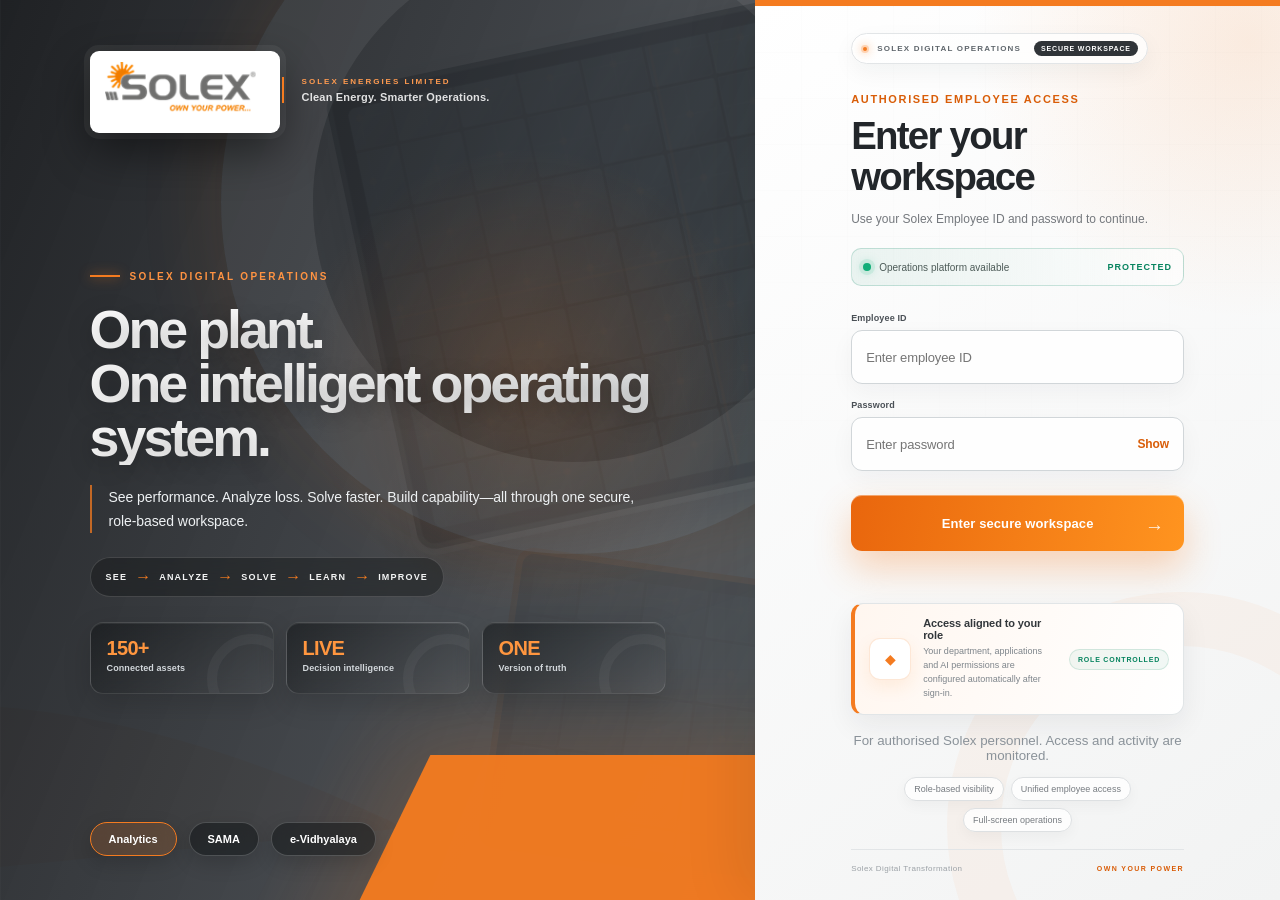
<file: index.html>
<!doctype html>
<html lang="en">
<head>
  <meta charset="UTF-8">
  <meta name="viewport" content="width=device-width, initial-scale=1.0">
  <meta name="theme-color" content="#22262a">
  <title>Solex Digital Operations Portal</title>
  <link rel="stylesheet" href="assets/portal.css">
  <link rel="stylesheet" href="assets/orange-grey.css">
  <link rel="stylesheet" href="assets/premium.css?v=14">
</head>
<body class="login-page">
  <main class="login-shell">
    <section class="login-brand">
      <img src="assets/solex-logo.png" alt="Solex Energies">
      <div class="brand-corner"><span>SOLEX ENERGIES LIMITED</span><b>Clean Energy. Smarter Operations.</b></div>
      <div class="brand-copy">
        <span>SOLEX DIGITAL OPERATIONS</span>
        <h1>One plant.<br>One intelligent operating system.</h1>
        <p>See performance. Analyze loss. Solve faster. Build capability—all through one secure, role-based workspace.</p>
        <div class="brand-flow"><b>SEE</b><i>→</i><b>ANALYZE</b><i>→</i><b>SOLVE</b><i>→</i><b>LEARN</b><i>→</i><b>IMPROVE</b></div>
        <div class="brand-stats">
          <div><strong>150+</strong><small>Connected assets</small></div>
          <div><strong>LIVE</strong><small>Decision intelligence</small></div>
          <div><strong>ONE</strong><small>Version of truth</small></div>
        </div>
      </div>
      <div class="brand-pills"><b>Analytics</b><b>SAMA</b><b>e‑Vidhyalaya</b></div>
    </section>

    <section class="login-panel">
      <div class="mobile-logo"><img src="assets/solex-logo.png" alt="Solex Energies"></div>
      <div class="login-suite-mark"><i></i><span>SOLEX DIGITAL OPERATIONS</span><b>SECURE WORKSPACE</b></div>
      <p class="eyebrow">AUTHORISED EMPLOYEE ACCESS</p>
      <h2>Enter your workspace</h2>
      <p class="muted">Use your Solex Employee ID and password to continue.</p>
      <div class="login-online"><i></i><span>Operations platform available</span><b>PROTECTED</b></div>
      <form id="loginForm" autocomplete="on">
        <label for="employeeId">Employee ID</label>
        <input id="employeeId" name="employeeId" placeholder="Enter employee ID" autocomplete="username" required>
        <label for="password">Password</label>
        <div class="password-wrap">
          <input id="password" name="password" type="password" placeholder="Enter password" autocomplete="current-password" required>
          <button type="button" id="togglePassword" aria-label="Show password">Show</button>
        </div>
        <button class="primary-btn" type="submit">Enter secure workspace</button>
        <p id="loginMessage" class="form-message" role="alert"></p>
      </form>
      <div class="access-assurance">
        <span class="assurance-icon" aria-hidden="true">◆</span>
        <div><b>Access aligned to your role</b><small>Your department, applications and AI permissions are configured automatically after sign-in.</small></div>
        <em>ROLE CONTROLLED</em>
      </div>
      <small class="security-note">For authorised Solex personnel. Access and activity are monitored.</small>
      <div class="login-features"><span>Role-based visibility</span><span>Unified employee access</span><span>Full-screen operations</span></div>
      <div class="login-signature"><span>Solex Digital Transformation</span><b>OWN YOUR POWER</b></div>
    </section>
  </main>
  <script src="assets/config.js"></script>
  <script src="assets/auth.js"></script>
</body>
</html>
</file>
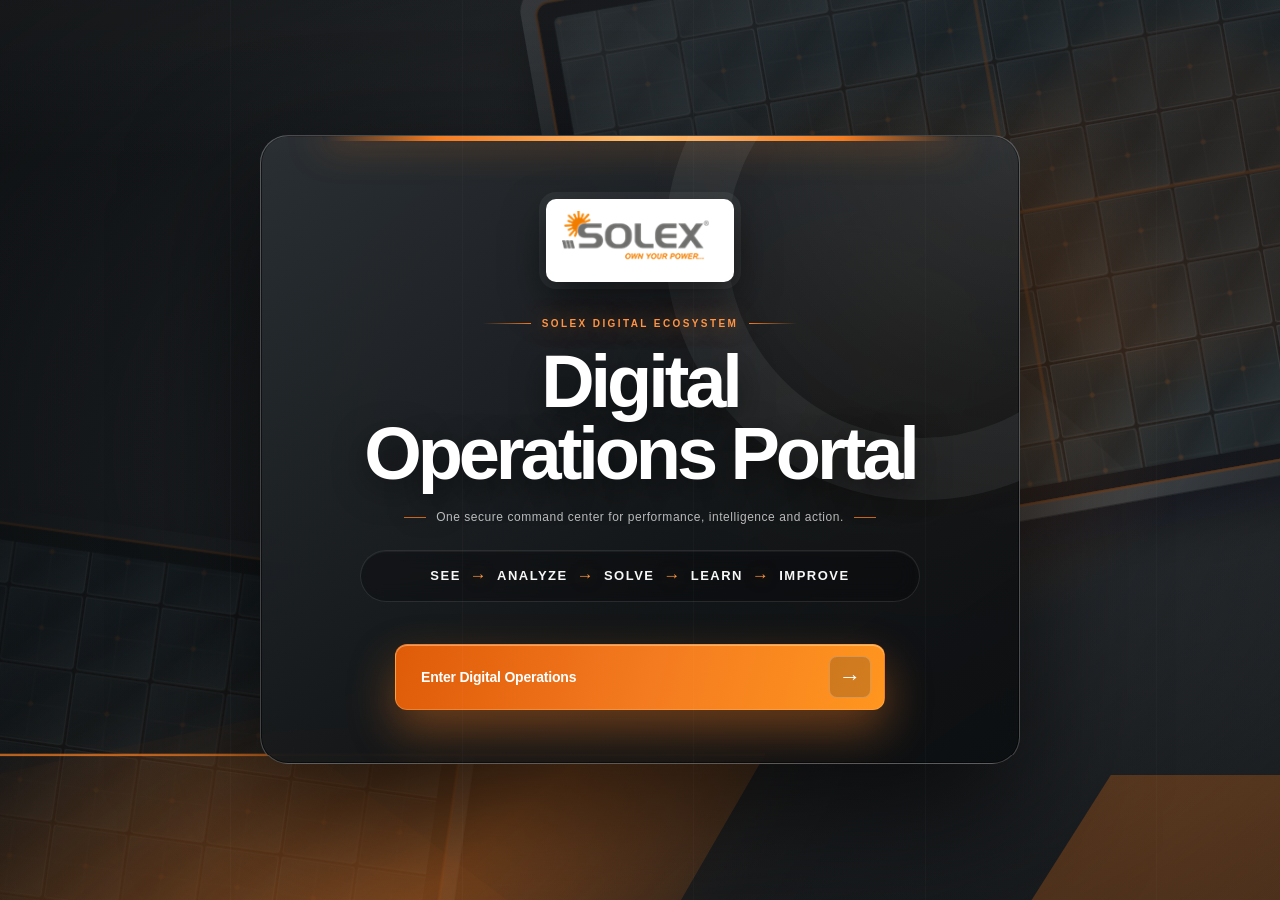
<file: launcher.html>
<!doctype html>
<html lang="en">
<head>
  <meta charset="UTF-8">
  <meta name="viewport" content="width=device-width, initial-scale=1.0">
  <meta name="theme-color" content="#181b1e">
  <title>Launch Solex Digital Operations Portal</title>
  <link rel="stylesheet" href="assets/portal.css">
  <link rel="stylesheet" href="assets/orange-grey.css">
  <link rel="stylesheet" href="assets/premium.css?v=14">
</head>
<body class="launcher-page">
  <main class="launcher-shell">
    <section class="launcher-card">
      <img class="launcher-brand-logo" src="assets/solex-logo.png" alt="Solex Energies">
      <span class="launcher-eyebrow">SOLEX DIGITAL ECOSYSTEM</span>
      <h1>Digital Operations Portal</h1>
      <span class="launcher-claim">One secure command center for performance, intelligence and action.</span>
      <p class="ecosystem-flow" aria-label="See, Analyze, Solve, Learn, Improve"><b>SEE</b><i>→</i><b>ANALYZE</b><i>→</i><b>SOLVE</b><i>→</i><b>LEARN</b><i>→</i><b>IMPROVE</b></p>
      <div class="launcher-actions">
        <button id="openPortalButton" class="launcher-button" type="button"><span>Enter Digital Operations</span><b aria-hidden="true">→</b></button>
        <a id="launcherFallback" class="launcher-fallback" href="index.html?standalone=1" target="_blank">Popup blocked — open portal in a new tab</a>
      </div>
      <p id="launcherMessage" class="launcher-message" aria-live="polite"></p>
    </section>
  </main>
  <script src="assets/launcher.js"></script>
</body>
</html>
</file>
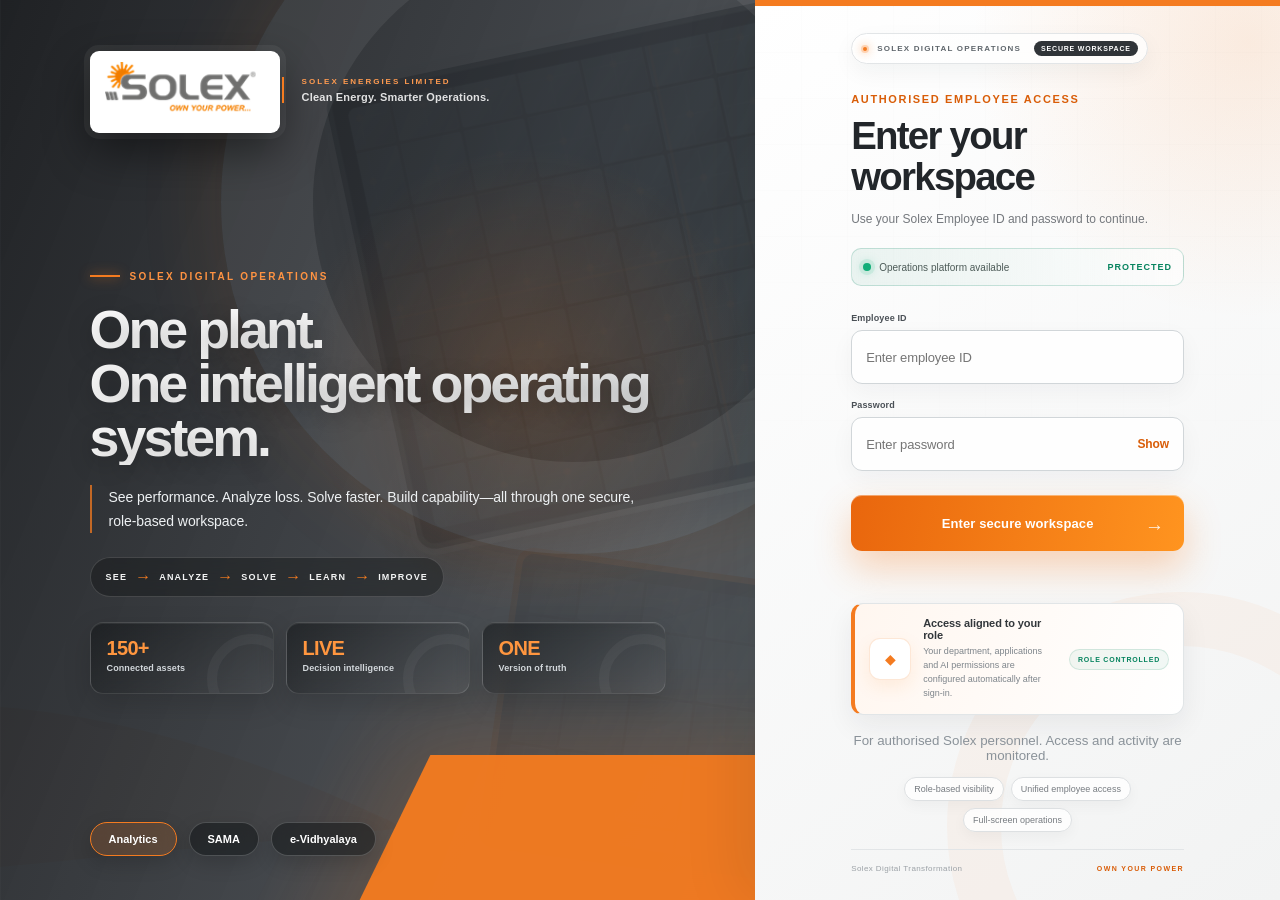
<file: portal.html>
<!doctype html>
<html lang="en">
<head>
  <meta charset="UTF-8">
  <meta name="viewport" content="width=device-width, initial-scale=1.0">
  <meta name="theme-color" content="#22262a">
  <title>Solex Digital Operations Portal</title>
  <link rel="stylesheet" href="assets/portal.css">
  <link rel="stylesheet" href="assets/orange-grey.css">
  <link rel="stylesheet" href="assets/premium.css?v=14">
</head>
<body class="sidebar-collapsed">
  <aside class="sidebar" id="sidebar">
    <div class="sidebar-logo"><img src="assets/solex-logo.png" alt="Solex Energies"></div>
    <h1>Digital Operations</h1><p>Connected Intelligence</p>
    <div class="sidebar-claim">One Plant. One Truth.</div>
    <div class="sidebar-flow"><b>SEE</b><i>→</i><b>ANALYZE</b><i>→</i><b>SOLVE</b></div>
    <nav>
      <button class="active" data-view="home"><span class="nav-icon">⌂</span>Command Center</button>
      <button data-app="mes"><span class="nav-icon">▦</span>Analytics</button>
      <button data-app="sama"><span class="nav-icon">✦</span>SAMA</button>
      <button data-app="learning"><span class="nav-icon">▶</span>e‑Vidhyalaya</button>
      <button data-view="profile"><span class="nav-icon">♙</span>My Workspace</button>
      <button data-view="admin" id="adminNav"><span class="nav-icon">⚙</span>Access Control</button>
    </nav>
    <div class="sidebar-footer"><span class="status-dot"></span> All systems operational<small>Solex Digital Transformation</small></div>
  </aside>

  <main class="main-content">
    <header class="topbar">
      <button id="menuButton" class="menu-button" type="button" aria-label="Open navigation" aria-controls="sidebar" aria-expanded="false">☰</button>
      <div class="topbar-title"><span>SOLEX DIGITAL OPERATIONS</span><h2 id="pageTitle">Operations Command Center</h2><small id="liveClock"></small></div>
      <span class="live-badge"><i></i> LIVE</span>
      <div class="user-chip"><span id="userInitials">ST</span><div><b id="userName">User</b><small id="userDepartment">Department</small></div></div>
      <button id="closePortalButton" class="close-portal-button" type="button" title="Close the Digital Operations Portal">Close Portal ×</button>
      <button id="logoutButton" class="logout-button">Sign out</button>
    </header>

    <section id="homeView" class="workspace view active-view">
      <div class="welcome-banner">
        <div><span>SOLEX OPERATIONS INTELLIGENCE</span><h2>Good to see you, <b id="welcomeName">User</b></h2><p>See plant performance, analyze loss, solve priorities and strengthen capability from one connected workspace.</p><small class="hero-claim">Clean Energy. Smarter Operations.</small><div class="hero-flow"><b>SEE</b><i>→</i><b>ANALYZE</b><i>→</i><b>SOLVE</b><i>→</i><b>LEARN</b><i>→</i><b>IMPROVE</b></div></div>
        <div class="banner-mark"><strong>ONE</strong><small>PLANT · PLATFORM<br>VERSION OF TRUTH</small></div>
      </div>
      <section class="kpi-grid">
        <article><div class="kpi-label"><i>▦</i><span>Authorised Applications</span></div><b id="availableApps">0</b><small>Available for your role</small><em>CONTROLLED</em></article>
        <article><div class="kpi-label"><i>◇</i><span>Operating Department</span></div><b class="text-kpi" id="departmentKpi">—</b><small>Your assigned workspace</small><em>ASSIGNED</em></article>
        <article><div class="kpi-label"><i>●</i><span>Platform Health</span></div><b class="green">Online</b><small>All authorised services available</small><em class="live-em">LIVE</em></article>
        <article><div class="kpi-label"><i>◷</i><span>Session Started</span></div><b class="text-kpi" id="lastLogin">Just now</b><small>Protected employee session</small><em>SECURE</em></article>
      </section>
      <div class="section-heading"><div><small>CONNECTED WORKSPACE</small><h3>Your operational tools</h3></div><p>Choose a workspace to continue</p></div>
      <section id="appGrid" class="app-grid"></section>
      <section class="bottom-grid">
        <article class="info-panel"><div class="panel-heading"><span>PRIORITY ACTIONS</span><h3>Move from insight to action</h3></div><div class="quick-grid"><button data-app="mes">▦ <span>Open Analytics<small>Performance and loss intelligence</small></span><i>→</i></button><button data-app="sama">✦ <span>Ask SAMA<small>Shift, machine and problem solving</small></span><i>→</i></button><button data-app="learning">▶ <span>Build capability<small>Courses, skills and certification</small></span><i>→</i></button></div></article>
        <article class="info-panel"><div class="panel-heading"><span>ACCESS ASSURANCE</span><h3>Secure and synchronized</h3></div><div class="activity"><i class="blue"></i><p><b>One identity across operations</b><small>Your authorised tools share the same session</small></p><em>ACTIVE</em></div><div class="activity"><i class="orange"></i><p><b>Department controls active</b><small>Data and AI answers follow your role</small></p><em>SECURE</em></div></article>
      </section>
    </section>

    <section id="appView" class="app-frame-view view">
      <div class="frame-toolbar"><button id="appMenuButton" class="app-menu-button" type="button" aria-label="Open portal navigation" aria-controls="sidebar" aria-expanded="false">☰</button><button id="backButton">← Back to command center</button><div><b id="frameTitle">Application</b><small id="frameDescription"></small></div><a id="openNewTab" target="_blank" rel="noopener">Open separately ↗</a><button id="appClosePortalButton" class="app-close-portal-button" type="button" title="Close the Digital Operations Portal">Close Portal ×</button></div>
      <iframe id="appFrame" title="Solex application" loading="lazy"></iframe>
    </section>

    <section id="profileView" class="workspace view"><div class="page-card"><span class="page-eyebrow">EMPLOYEE CONTROL CENTER</span><h2>My Workspace</h2><p class="page-intro">Review your identity, assigned department and authorised operational tools.</p><div id="profileDetails" class="profile-details"></div></div></section>
    <section id="adminView" class="workspace view"><div class="page-card"><span class="page-eyebrow">ACCESS GOVERNANCE</span><h2>Role &amp; Access Control</h2><p class="page-intro">Review department application access and SAMA permission profiles.</p><div class="admin-notice">Production deployment must use server-side authentication, authorisation and immutable audit logging.</div><div id="userTable"></div></div></section>
  </main>
  <div id="toast" class="toast"></div>
  <script src="assets/config.js"></script>
  <script src="assets/auth.js"></script>
  <script src="assets/portal.js"></script>
</body>
</html>
</file>
<file: assets/portal.css>
:root{--navy:#073c69;--deep:#071b2d;--blue:#1674ef;--orange:#f7941d;--red:#d63c4b;--bg:#eef2f7;--line:#dce4ed;--ink:#173650;--muted:#718095;--green:#16815e}*{box-sizing:border-box}body{margin:0;background:var(--bg);font-family:"Segoe UI",Arial,sans-serif;color:#26384b}button,input{font:inherit}.login-page{min-height:100vh;background:#fff}.login-shell{min-height:100vh;display:grid;grid-template-columns:1.18fr .82fr}.login-brand{position:relative;padding:52px 7%;color:#fff;overflow:hidden;background:linear-gradient(145deg,#052e52 0%,#075489 58%,#0f6cae 100%)}.login-brand:before{content:"";position:absolute;width:650px;height:650px;border:115px solid #ffffff09;border-radius:50%;right:-320px;top:-250px}.login-brand:after{content:"";position:absolute;right:-80px;bottom:-160px;width:470px;height:310px;background:var(--orange);transform:skewX(-26deg);opacity:.94}.login-brand>img{position:relative;z-index:2;width:180px;background:#fff;padding:12px 16px;border-radius:5px}.brand-copy{position:relative;z-index:2;margin-top:19vh;max-width:650px}.brand-copy span,.eyebrow{font-size:11px;letter-spacing:2.6px;font-weight:800;color:var(--orange)}.brand-copy h1{font-size:55px;line-height:1.08;margin:18px 0}.brand-copy p{max-width:580px;line-height:1.75;color:#d6e5f1}.brand-pills{position:absolute;z-index:2;bottom:50px;display:flex;gap:12px}.brand-pills b{padding:9px 17px;border:1px solid #ffffff4d;border-radius:20px;font-size:11px}.login-panel{display:flex;flex-direction:column;justify-content:center;padding:60px clamp(45px,8vw,120px);background:#fff}.mobile-logo{display:none}.login-panel h2{font-size:36px;color:var(--ink);margin:10px 0 4px}.muted{color:var(--muted);margin-bottom:28px}.login-panel label{display:block;font-size:12px;font-weight:700;margin:16px 0 7px;color:#4c5d6e}.login-panel input{width:100%;height:51px;border:1px solid #c8d2dd;border-radius:7px;background:#f7f9fc;padding:0 14px;outline:none}.login-panel input:focus{border-color:var(--blue);box-shadow:0 0 0 3px #1674ef18}.password-wrap{position:relative}.password-wrap button{position:absolute;right:7px;top:7px;height:37px;border:0;background:none;color:var(--blue);font-size:12px;font-weight:700}.primary-btn{width:100%;height:52px;margin-top:24px;border:0;border-radius:7px;color:#fff;background:var(--blue);font-weight:700;cursor:pointer;box-shadow:0 7px 18px #1674ef3d}.form-message{min-height:18px;color:var(--red);font-size:12px;text-align:center}.form-message.success{color:var(--green)}.demo-box{display:grid;gap:5px;background:#fff8ee;border-left:3px solid var(--orange);padding:12px 15px;font-size:11px;margin-top:10px}.security-note{color:#98a5b2;margin-top:23px;text-align:center}.shake{animation:shake .35s}@keyframes shake{25%{transform:translateX(-6px)}50%{transform:translateX(6px)}75%{transform:translateX(-3px)}}
.sidebar{position:fixed;inset:0 auto 0 0;width:226px;background:var(--navy);color:#fff;z-index:20;box-shadow:4px 0 15px #102a4017}.sidebar-logo{padding:22px 25px 11px}.sidebar-logo img{width:150px;background:#fff;border-radius:3px;padding:7px 10px}.sidebar h1{font-size:21px;margin:5px 25px 0}.sidebar>p{font-size:11px;color:#c7d5e5;margin:5px 25px 24px}.sidebar nav{border-top:1px solid #ffffff1c;padding-top:16px}.sidebar nav button{width:100%;height:51px;border:0;background:none;color:#e4edf6;text-align:left;padding:0 21px;display:flex;align-items:center;gap:12px;cursor:pointer}.sidebar nav button:hover,.sidebar nav button.active{background:var(--blue);color:#fff}.nav-icon{font-size:17px;width:19px;text-align:center}.sidebar-footer{position:absolute;bottom:22px;left:21px;font-size:10px;color:#d9e6f1}.sidebar-footer small{display:block;color:#91abc0;margin-top:9px}.status-dot{display:inline-block;width:7px;height:7px;border-radius:50%;background:#42d18b;margin-right:6px}.main-content{margin-left:226px;min-height:100vh}.topbar{height:76px;margin:17px 21px;background:#fff;border-radius:9px;display:flex;align-items:center;padding:0 20px;box-shadow:0 3px 13px #25384d1a}.topbar h2{font-size:23px;font-weight:500;color:#154b76;margin:0}.topbar small{color:#8492a0}.menu-button{display:none;border:0;background:none;font-size:22px}.live-badge{margin-left:auto;font-size:10px;color:var(--green);font-weight:800}.live-badge i{display:inline-block;width:7px;height:7px;border-radius:50%;background:#22b979;margin-right:5px}.user-chip{display:flex;align-items:center;gap:9px;margin-left:22px;padding-left:20px;border-left:1px solid var(--line)}.user-chip>span{width:37px;height:37px;border-radius:50%;background:var(--navy);color:#fff;display:grid;place-items:center;font-size:12px;font-weight:700}.user-chip b,.user-chip small{display:block;font-size:11px}.logout-button{border:0;background:var(--red);color:#fff;border-radius:5px;padding:9px 15px;margin-left:18px;cursor:pointer}.workspace{padding:0 21px 30px}.view{display:none}.active-view{display:block}.welcome-banner{min-height:218px;padding:37px 6%;color:#fff;border-radius:10px;display:flex;align-items:center;justify-content:space-between;overflow:hidden;position:relative;background:linear-gradient(120deg,#063b68 0%,#0c5c95 57%,#eef2f7 57.2%)}.welcome-banner:after{content:"";position:absolute;right:-20px;top:-100px;width:410px;height:175px;background:linear-gradient(135deg,#303a45,#aeb4b9 69%,var(--orange) 70%,var(--orange) 75%,transparent 76%);transform:skewX(25deg)}.welcome-banner>div{position:relative;z-index:2}.welcome-banner span{color:var(--orange);font-size:10px;letter-spacing:2px;font-weight:800}.welcome-banner h2{font-size:31px;margin:12px 0 7px}.welcome-banner p{color:#d9e6f0}.banner-mark{text-align:right;color:var(--navy);margin:75px 45px 0 0}.banner-mark strong{display:block;font-size:30px}.banner-mark small{font-weight:800;letter-spacing:2px;color:var(--orange)}.kpi-grid{display:grid;grid-template-columns:repeat(4,1fr);gap:17px;margin-top:18px}.kpi-grid article{background:#fff;border-radius:9px;padding:18px 20px;box-shadow:0 4px 13px #23364a17;border-top:3px solid var(--blue)}.kpi-grid span,.kpi-grid small{display:block;color:var(--muted);font-size:11px}.kpi-grid b{display:block;font-size:25px;color:var(--navy);margin:8px 0 5px}.kpi-grid .text-kpi{font-size:17px;white-space:nowrap;overflow:hidden;text-overflow:ellipsis}.kpi-grid .green{color:var(--green)}.section-heading{display:flex;align-items:end;justify-content:space-between;margin:27px 2px 13px}.section-heading small{color:var(--blue);font-weight:800}.section-heading h3{margin:5px 0 0;font-size:21px}.section-heading p{color:var(--muted);font-size:11px}.app-grid{display:grid;grid-template-columns:repeat(3,1fr);gap:18px}.app-card{background:#fff;border-radius:10px;padding:21px;box-shadow:0 5px 17px #23364a1a;border-bottom:4px solid var(--blue);transition:.2s}.app-card:hover{transform:translateY(-3px);box-shadow:0 10px 24px #23364a26}.app-card.orange{border-color:var(--orange)}.app-card.navy{border-color:var(--navy)}.app-icon{width:49px;height:49px;border-radius:10px;background:#eaf3ff;color:var(--blue);display:grid;place-items:center;font-size:25px}.app-card.orange .app-icon{background:#fff1df;color:var(--orange)}.app-card.navy .app-icon{background:#e9eff5;color:var(--navy)}.app-card>span{display:block;color:var(--blue);font-size:9px;font-weight:800;letter-spacing:1px;margin-top:17px}.app-card h3{font-size:21px;color:var(--ink);margin:5px 0 8px}.app-card p{color:var(--muted);font-size:11px;line-height:1.6;min-height:53px}.card-footer{display:flex;align-items:center;justify-content:space-between;border-top:1px solid var(--line);padding-top:14px;margin-top:14px}.card-footer b{font-size:9px;color:var(--green);text-transform:uppercase}.card-footer button{border:0;background:var(--blue);color:#fff;border-radius:5px;padding:8px 10px;font-size:10px;cursor:pointer}.app-card.orange button{background:var(--orange)}.app-card.navy button{background:var(--navy)}.app-card.locked{filter:grayscale(.8);opacity:.65}.app-card.locked button{background:#9aa7b3}.bottom-grid{display:grid;grid-template-columns:1.35fr .65fr;gap:18px;margin-top:20px}.info-panel,.page-card{background:#fff;border-radius:9px;padding:20px;box-shadow:0 4px 13px #23364a17}.info-panel h3{margin-top:0;font-size:15px}.quick-grid{display:grid;grid-template-columns:repeat(3,1fr);gap:10px}.quick-grid button{border:1px solid var(--line);background:#f8fafc;border-radius:7px;padding:14px;text-align:left;color:var(--blue);font-size:20px;display:flex;gap:10px;cursor:pointer}.quick-grid span{color:var(--ink);font-size:11px;font-weight:700}.quick-grid small{display:block;color:var(--muted);font-size:9px;margin-top:3px}.activity{display:flex;gap:9px;border-bottom:1px solid var(--line);padding:10px 0}.activity i{width:8px;height:8px;border-radius:50%;background:var(--blue);margin-top:5px}.activity i.orange{background:var(--orange)}.activity p{margin:0}.activity b,.activity small{display:block;font-size:10px}.activity small{color:var(--muted);margin-top:3px}.app-frame-view{height:calc(100vh - 111px);padding:0 21px 20px}.frame-toolbar{height:57px;background:#fff;padding:0 15px;display:flex;align-items:center;gap:15px;border-radius:8px 8px 0 0;border-bottom:1px solid var(--line)}.frame-toolbar button{border:0;background:#edf4fc;color:var(--blue);border-radius:5px;padding:8px 11px;cursor:pointer}.frame-toolbar b,.frame-toolbar small{display:block}.frame-toolbar small{color:var(--muted)}.frame-toolbar a{margin-left:auto;color:var(--blue);text-decoration:none;font-size:11px}.app-frame-view iframe{width:100%;height:calc(100% - 57px);border:0;background:#fff;border-radius:0 0 8px 8px}.page-card{min-height:420px}.profile-details{display:grid;grid-template-columns:1fr 1fr;gap:15px;margin-top:25px}.profile-details div{background:#f7f9fc;padding:16px;border-radius:7px}.profile-details span,.profile-details b{display:block}.profile-details span{color:var(--muted);font-size:11px;margin-bottom:6px}.table-wrap{overflow:auto;margin-top:20px}table{width:100%;border-collapse:collapse;font-size:12px}th,td{text-align:left;padding:12px;border-bottom:1px solid var(--line)}th{background:var(--navy);color:#fff}.toast{position:fixed;right:25px;bottom:25px;background:var(--deep);color:#fff;border-left:4px solid var(--orange);padding:13px 18px;border-radius:5px;transform:translateY(90px);opacity:0;transition:.25s;z-index:50}.toast.show{transform:none;opacity:1}
body.app-open{overflow:hidden}.app-open .sidebar,.app-open .topbar{display:none}.app-open .main-content{margin-left:0;min-height:100vh}.app-open .app-frame-view{position:fixed;inset:0;z-index:100;padding:0;height:100vh;background:#08111a}.app-open .frame-toolbar{height:52px;border-radius:0;background:#071b2d;color:#fff;border:0}.app-open .frame-toolbar button{background:#f7941d;color:#fff;font-weight:700}.app-open .frame-toolbar a{color:#fff}.app-open .app-frame-view iframe{height:calc(100vh - 52px);border-radius:0}
@media(max-width:1050px){.app-grid{grid-template-columns:1fr 1fr}.kpi-grid{grid-template-columns:1fr 1fr}.bottom-grid{grid-template-columns:1fr}.login-brand h1{font-size:45px}}@media(max-width:760px){.login-shell{grid-template-columns:1fr}.login-brand{display:none}.login-panel{padding:35px 7%}.mobile-logo{display:block}.mobile-logo img{width:160px}.sidebar{transform:translateX(-100%);transition:.2s}.sidebar.open{transform:none}.main-content{margin-left:0}.topbar{margin:9px;height:67px}.menu-button{display:block}.topbar h2{font-size:16px}.live-badge,.user-chip div{display:none}.workspace{padding:0 9px 20px}.welcome-banner{border-radius:7px;padding:25px;background:var(--navy)}.welcome-banner:after,.banner-mark{display:none}.welcome-banner h2{font-size:24px}.kpi-grid{grid-template-columns:1fr 1fr;gap:9px}.app-grid{grid-template-columns:1fr}.quick-grid{grid-template-columns:1fr}.app-frame-view{padding:0 9px;height:calc(100vh - 88px)}.frame-toolbar div{display:none}.profile-details{grid-template-columns:1fr}.logout-button{padding:8px;margin-left:9px}.brand-copy h1{font-size:35px}}
</file>
<file: assets/orange-grey.css>
:root {
  --navy: #303338;
  --deep: #1d1f22;
  --blue: #f47b20;
  --orange: #f47b20;
  --bg: #e8e9eb;
  --line: #d5d7da;
  --ink: #292c30;
  --muted: #74787d;
}

body {
  background: linear-gradient(135deg, #eff0f1 0%, #dedfe1 100%);
}

.login-page {
  background: #dedfe1;
}

.login-brand {
  background: linear-gradient(145deg, #202225 0%, #3a3d42 62%, #5b5e63 100%);
}

.login-brand::before {
  border-color: #ffffff10;
}

.login-panel {
  border-top: 8px solid var(--orange);
  background: #f5f5f4;
}

.login-panel input {
  background: #fff;
}

.login-panel input:focus {
  border-color: var(--orange);
  box-shadow: 0 0 0 3px #f47b2022;
}

.primary-btn {
  background: linear-gradient(90deg, #e9660d, #f7941d);
  box-shadow: 0 7px 18px #f47b2040;
}

.sidebar {
  background: linear-gradient(180deg, #25272a 0%, #34373b 100%);
  transition: transform .22s ease;
  border-right: 4px solid var(--orange);
}

.sidebar nav button:hover,
.sidebar nav button.active {
  background: var(--orange);
}

.main-content {
  transition: margin-left .22s ease;
}

body.sidebar-collapsed .sidebar {
  transform: translateX(-100%);
}

body.sidebar-collapsed .main-content {
  margin-left: 0;
}

.topbar {
  border-top: 4px solid var(--orange);
}

.topbar h2 {
  color: var(--ink);
}

.menu-button {
  display: grid !important;
  place-items: center;
  flex: 0 0 40px;
  width: 40px;
  height: 40px;
  margin-right: 12px;
  border-radius: 7px;
  background: #f2f2f1;
  color: #303338;
  cursor: pointer;
}

.menu-button:hover {
  background: var(--orange);
  color: #fff;
}

.user-chip > span {
  background: #373a3e;
}

.close-portal-button,
.app-close-portal-button {
  border: 1px solid #44484c;
  border-radius: 6px;
  padding: 9px 13px;
  color: #fff;
  background: #34373b;
  font-size: 11px;
  font-weight: 700;
  cursor: pointer;
}

.close-portal-button {
  margin-left: 15px;
}

.close-portal-button:hover,
.app-close-portal-button:hover {
  border-color: #d84a43;
  background: #bd3832;
}

.welcome-banner {
  background: linear-gradient(120deg, #292c30 0%, #52565b 57%, #ececed 57.2%);
}

.welcome-banner::after {
  background: linear-gradient(135deg, #4b4f54, #a9adb1 69%, var(--orange) 70%, var(--orange) 75%, transparent 76%);
}

.banner-mark {
  color: #303338;
}

.kpi-grid article,
.app-card {
  border-color: var(--orange);
}

.app-icon,
.app-card.orange .app-icon,
.app-card.navy .app-icon {
  background: #fff0e5;
  color: var(--orange);
}

.app-card > span,
.section-heading small,
.quick-grid button,
.frame-toolbar a {
  color: #e96b12;
}

.card-footer button,
.app-card.orange button,
.app-card.navy button {
  background: var(--orange);
}

.app-open .frame-toolbar {
  background: #25272a;
  border-bottom: 3px solid var(--orange);
}

.app-open .topbar {
  display: none;
}

.app-open .sidebar {
  display: block;
  z-index: 220;
  box-shadow: 8px 0 28px #0008;
}

.app-open.sidebar-collapsed .sidebar {
  transform: translateX(-100%);
}

.app-open:not(.sidebar-collapsed) .sidebar {
  transform: none;
}

.app-menu-button {
  flex: 0 0 39px;
  width: 39px;
  height: 36px;
  padding: 0 !important;
  background: #3c3f43 !important;
  color: #fff !important;
  font-size: 19px;
}

.app-menu-button:hover {
  background: var(--orange) !important;
}

.app-open .frame-toolbar .app-close-portal-button {
  flex: 0 0 auto;
  border: 1px solid #f26b643f;
  background: #a9312c;
}

.app-open .frame-toolbar .app-close-portal-button:hover {
  background: #d44740;
}

@media (max-width: 760px) {
  .sidebar {
    transform: translateX(-100%);
  }

  body:not(.sidebar-collapsed) .sidebar {
    transform: none;
  }

  .main-content,
  body:not(.sidebar-collapsed) .main-content {
    margin-left: 0;
  }

  .welcome-banner {
    background: linear-gradient(135deg, #292c30, #50545a);
  }

  .close-portal-button {
    width: 38px;
    height: 38px;
    overflow: hidden;
    padding: 0;
    color: transparent;
    white-space: nowrap;
  }

  .close-portal-button::after {
    content: "×";
    display: grid;
    place-items: center;
    color: #fff;
    font-size: 21px;
  }
}

/* Premium full-viewport portal experience */

html,
body {
  width: 100%;
  min-height: 100%;
}

.login-page {
  min-height: 100dvh;
  overflow: hidden;
}

.login-shell {
  width: 100vw;
  height: 100dvh;
  min-height: 100dvh;
  overflow: hidden;
  background: #f4f4f3;
}

.login-brand {
  isolation: isolate;
  background-image:
    linear-gradient(110deg, #202327f2 0%, #30343ae8 54%, #373b40c9 100%),
    url("solar-module-pattern.svg");
  background-position: center, center;
  background-size: cover, cover;
}

.login-brand::before {
  z-index: -1;
  width: 520px;
  height: 520px;
  right: -170px;
  top: -150px;
  border-width: 92px;
  border-color: #ffffff0b;
}

.login-brand::after {
  z-index: -1;
  right: -110px;
  bottom: -205px;
  width: 520px;
  height: 350px;
  opacity: .96;
  box-shadow: -30px -20px 80px #f47b2026;
}

.login-brand > img {
  width: 182px;
  padding: 11px 15px;
  box-shadow: 0 12px 30px #0004;
}

.brand-copy {
  margin-top: clamp(90px, 16vh, 170px);
  max-width: 720px;
}

.brand-copy h1 {
  max-width: 690px;
  margin: 15px 0 16px;
  font-size: clamp(42px, 4.2vw, 68px);
  letter-spacing: -2px;
  text-shadow: 0 7px 24px #0004;
}

.brand-copy p {
  max-width: 660px;
  color: #eef1f3;
  font-size: 15px;
}

.brand-stats {
  display: grid;
  grid-template-columns: repeat(3, minmax(130px, 1fr));
  gap: 10px;
  max-width: 610px;
  margin-top: 30px;
}

.brand-stats div {
  padding: 14px 16px;
  border: 1px solid #ffffff20;
  border-radius: 9px;
  background: #11171b66;
  backdrop-filter: blur(8px);
}

.brand-stats strong,
.brand-stats small {
  display: block;
}

.brand-stats strong {
  color: var(--orange);
  font-size: 18px;
}

.brand-stats small {
  margin-top: 3px;
  color: #d3d8dc;
  font-size: 9px;
  letter-spacing: .5px;
}

.brand-pills b {
  border-color: #ffffff30;
  background: #11171b66;
  backdrop-filter: blur(8px);
}

.brand-pills b:first-child {
  border-color: var(--orange);
  color: #fff;
  background: #f47b2029;
}

.login-panel {
  position: relative;
  border-top: 7px solid var(--orange);
  background:
    radial-gradient(circle at 95% 5%, #f47b2014, transparent 28%),
    linear-gradient(145deg, #fff, #f1f2f2);
}

.login-panel::before {
  content: "";
  position: absolute;
  inset: 0;
  pointer-events: none;
  background-image: linear-gradient(#2d313408 1px, transparent 1px), linear-gradient(90deg, #2d313408 1px, transparent 1px);
  background-size: 42px 42px;
  mask-image: linear-gradient(to bottom, #0008, transparent 72%);
}

.login-panel > * {
  position: relative;
  z-index: 1;
}

.login-panel h2 {
  letter-spacing: -.8px;
}

.login-panel input {
  border-color: #cfd2d5;
  background: #fff;
  transition: border-color .18s, box-shadow .18s, transform .18s;
}

.login-panel input:focus {
  transform: translateY(-1px);
}

.login-panel input:-webkit-autofill,
.login-panel input:-webkit-autofill:hover,
.login-panel input:-webkit-autofill:focus {
  -webkit-text-fill-color: #25282b;
  -webkit-box-shadow: 0 0 0 1000px #fff inset;
}

.primary-btn {
  background: linear-gradient(100deg, #e9660d, #ff941f);
  box-shadow: 0 12px 26px #f47b2038;
  transition: transform .18s, box-shadow .18s;
}

.primary-btn:hover {
  transform: translateY(-2px);
  box-shadow: 0 16px 30px #f47b204a;
}

.demo-box {
  border: 1px solid #f47b2024;
  border-left: 4px solid var(--orange);
  border-radius: 6px;
  background: #fff8ef;
}

.login-features {
  display: flex;
  justify-content: center;
  flex-wrap: wrap;
  gap: 7px;
  margin-top: 14px;
}

.login-features span {
  padding: 6px 9px;
  border: 1px solid #d9dbdd;
  border-radius: 20px;
  color: #777c81;
  background: #ffffffa6;
  font-size: 9px;
}

body.auth-success .login-shell {
  filter: brightness(1.03);
  transform: scale(1.004);
  transition: .35s ease;
}

.welcome-banner {
  background-image:
    linear-gradient(105deg, #292c30f5 0%, #4b5055e8 57%, #ececed 57.2%),
    url("solar-module-pattern.svg");
  background-size: cover, cover;
  background-position: center, 55% center;
  box-shadow: 0 9px 26px #2b30351d;
}

.kpi-grid article,
.app-card,
.info-panel,
.page-card {
  border: 1px solid #dfe1e3;
  border-top: 3px solid var(--orange);
  box-shadow: 0 8px 22px #252b3114;
}

.app-card:hover {
  border-color: #f47b2066;
  transform: translateY(-5px);
  box-shadow: 0 15px 32px #252b3124;
}

.app-open .frame-toolbar {
  position: fixed;
  top: 10px;
  right: 12px;
  left: 12px;
  z-index: 180;
  width: auto;
  height: 48px;
  border: 1px solid #ffffff1c;
  border-bottom: 2px solid var(--orange);
  border-radius: 10px;
  background: #202326e8;
  box-shadow: 0 10px 28px #0007;
  backdrop-filter: blur(12px);
}

.app-open .app-frame-view iframe {
  width: 100vw;
  height: 100dvh;
  border-radius: 0;
}

@media (max-width: 760px) {
  .login-page { overflow: auto; }
  .login-shell { height: auto; min-height: 100dvh; overflow: visible; }
  .login-panel { min-height: 100dvh; }
  .brand-stats { grid-template-columns: 1fr; }
  .app-open .frame-toolbar { top: 6px; right: 6px; left: 6px; }
  .app-open .frame-toolbar div { display: none; }
  .app-open .frame-toolbar a { display: none; }
  .app-open .frame-toolbar .app-close-portal-button { margin-left: auto; }
}

/* Dedicated popup launcher */

.launcher-page {
  min-height: 100dvh;
  overflow: hidden;
  color: #fff;
  background:
    linear-gradient(112deg, #202327f2 0%, #30343ae8 56%, #3d4146d4 100%),
    url("solar-module-pattern.svg") center / cover;
}

.launcher-shell {
  position: relative;
  display: grid;
  place-items: center start;
  min-height: 100dvh;
  padding: 28px;
  isolation: isolate;
}

.launcher-shell::before,
.launcher-shell::after {
  content: "";
  position: fixed;
  z-index: -1;
  pointer-events: none;
}

.launcher-shell::before {
  right: -180px;
  top: -220px;
  width: 620px;
  height: 620px;
  border: 100px solid #ffffff09;
  border-radius: 50%;
}

.launcher-shell::after {
  right: -100px;
  bottom: -170px;
  width: 520px;
  height: 290px;
  transform: skewX(-28deg);
  background: linear-gradient(135deg, #e9650c, #ff941f);
  box-shadow: -35px -30px 90px #f47b2038;
}

.launcher-card {
  width: min(760px, 100%);
  padding: clamp(30px, 6vw, 64px);
  border: 1px solid #ffffff20;
  border-top: 5px solid var(--orange);
  border-radius: 18px;
  background: #171a1dcc;
  box-shadow: 0 26px 80px #0007;
  text-align: center;
  backdrop-filter: blur(16px);
}

.launcher-card img {
  width: 182px;
  padding: 11px 15px;
  border-radius: 6px;
  background: #fff;
}

.launcher-card .eyebrow {
  display: block;
  margin-top: 28px;
}

.launcher-card h1 {
  margin: 12px 0 12px;
  font-size: clamp(34px, 5vw, 56px);
  line-height: 1.05;
  letter-spacing: -1.5px;
}

.launcher-card > p {
  max-width: 580px;
  margin: 0 auto;
  color: #d5dadd;
  line-height: 1.65;
}

.launcher-actions {
  display: grid;
  gap: 12px;
  max-width: 430px;
  margin: 30px auto 0;
}

.launcher-button {
  min-height: 58px;
  border: 0;
  border-radius: 8px;
  color: #fff;
  background: linear-gradient(100deg, #e9660d, #ff941f);
  box-shadow: 0 14px 30px #f47b2040;
  font-weight: 800;
  cursor: pointer;
  transition: transform .18s, box-shadow .18s;
}

.launcher-button:hover {
  transform: translateY(-2px);
  box-shadow: 0 18px 36px #f47b2050;
}

.launcher-fallback {
  display: none;
  color: #ffae57;
  font-size: 12px;
}

.launcher-message {
  min-height: 20px;
  margin-top: 18px;
  color: #bfc5ca;
  font-size: 12px;
}

.launcher-note {
  display: block;
  margin-top: 20px;
  color: #949ba1;
  font-size: 10px;
}

/* V9 premium full-screen launcher */

.launcher-page {
  width: 100%;
  min-height: 100dvh;
  overflow: hidden;
  color: #fff;
  background-color: #181b1e;
  background-image:
    radial-gradient(circle at 74% 38%, #f47b201c 0, transparent 28%),
    linear-gradient(112deg, #171a1dd9 0%, #24282cc4 48%, #34383ca1 100%),
    url("launcher-module-background.svg");
  background-position: center, center, center;
  background-size: cover, cover, cover;
}

.launcher-page::before {
  content: "";
  position: fixed;
  inset: 0;
  pointer-events: none;
  background:
    linear-gradient(90deg, #fff0 0 44%, #ffffff0a 50%, #fff0 56%) -90vw 0 / 70vw 100% no-repeat,
    radial-gradient(ellipse at center, transparent 15%, #080a0c75 100%);
  animation: module-light-sweep 8s ease-in-out infinite;
}

.launcher-shell {
  position: relative;
  display: grid;
  place-items: center;
  width: 100vw;
  min-height: 100dvh;
  padding: clamp(24px, 4vw, 56px) clamp(24px, 8vw, 154px);
  isolation: isolate;
}

.launcher-shell::before {
  left: -10vw;
  right: auto;
  top: auto;
  bottom: -22vh;
  z-index: -1;
  width: 62vw;
  height: 38vh;
  transform: skewX(-30deg);
  border: 0;
  border-top: 2px solid #f47b2069;
  border-radius: 0;
  background: linear-gradient(120deg, #f47b2000, #f47b2024 62%, #f47b2010);
  filter: drop-shadow(0 -28px 65px #f47b201a);
}

.launcher-shell::after {
  display: none;
}

.launcher-card {
  position: relative;
  width: min(720px, 88vw);
  padding: clamp(58px, 8vw, 94px) clamp(30px, 7vw, 84px) clamp(52px, 7vw, 76px);
  overflow: hidden;
  border: 1px solid #ffffff24;
  border-top: 1px solid #ffffff30;
  border-radius: 24px;
  background:
    linear-gradient(145deg, #292e33bf 0%, #171a1cbd 58%, #111315d4 100%);
  box-shadow:
    0 36px 100px #050607b3,
    0 0 0 1px #0007 inset,
    0 1px 0 #ffffff1e inset;
  text-align: center;
  backdrop-filter: blur(18px) saturate(120%);
  animation: launcher-arrive .72s cubic-bezier(.2,.8,.2,1) both;
}

.launcher-card::before {
  content: "";
  position: absolute;
  top: 0;
  right: 10%;
  left: 10%;
  height: 4px;
  border-radius: 0 0 8px 8px;
  background: linear-gradient(90deg, transparent, #f47b20 18%, #ffae52 50%, #f47b20 82%, transparent);
  box-shadow: 0 0 30px #f47b2090;
}

.launcher-card::after {
  content: "";
  position: absolute;
  top: -150px;
  right: -160px;
  width: 390px;
  height: 390px;
  border: 62px solid #ffffff08;
  border-radius: 50%;
  pointer-events: none;
}

.launcher-eyebrow {
  position: relative;
  z-index: 1;
  display: inline-flex;
  align-items: center;
  gap: 11px;
  color: #ff8a31;
  font-size: clamp(10px, 1vw, 13px);
  font-weight: 900;
  letter-spacing: 4.5px;
}

.launcher-eyebrow::before,
.launcher-eyebrow::after {
  content: "";
  width: clamp(26px, 4vw, 48px);
  height: 1px;
  background: linear-gradient(90deg, transparent, #f47b20);
}

.launcher-eyebrow::after {
  transform: rotate(180deg);
}

.launcher-card h1 {
  position: relative;
  z-index: 1;
  margin: 20px auto 0;
  color: #fff;
  font-size: clamp(44px, 6vw, 78px);
  line-height: .98;
  letter-spacing: -3px;
  text-wrap: balance;
  text-shadow: 0 10px 32px #0008;
}

.launcher-actions {
  position: relative;
  z-index: 1;
  display: grid;
  gap: 13px;
  width: min(490px, 100%);
  max-width: none;
  margin: clamp(38px, 5vw, 52px) auto 0;
}

.launcher-button {
  position: relative;
  display: flex;
  align-items: center;
  justify-content: space-between;
  min-height: 64px;
  overflow: hidden;
  border: 1px solid #ffb0626b;
  border-radius: 10px;
  padding: 0 13px 0 25px;
  color: #fff;
  background: linear-gradient(105deg, #df5b08 0%, #f47b20 52%, #ff961f 100%);
  box-shadow: 0 18px 38px #f47b203d, 0 1px 0 #ffffff35 inset;
  font-size: 15px;
  font-weight: 800;
  cursor: pointer;
  transition: transform .2s ease, box-shadow .2s ease, filter .2s ease;
}

.launcher-button::before {
  content: "";
  position: absolute;
  inset: 0;
  transform: translateX(-120%);
  background: linear-gradient(105deg, transparent 28%, #ffffff38 48%, transparent 68%);
  transition: transform .65s ease;
}

.launcher-button span,
.launcher-button b {
  position: relative;
  z-index: 1;
}

.launcher-button b {
  display: grid;
  place-items: center;
  width: 42px;
  height: 42px;
  border: 1px solid #ffffff35;
  border-radius: 8px;
  background: #20232633;
  font-size: 22px;
  transition: transform .2s ease, background .2s ease;
}

.launcher-button:hover {
  transform: translateY(-3px) scale(1.008);
  filter: saturate(1.1) brightness(1.04);
  box-shadow: 0 24px 48px #f47b2052, 0 1px 0 #ffffff45 inset;
}

.launcher-button:hover::before {
  transform: translateX(120%);
}

.launcher-button:hover b {
  transform: translateX(3px);
  background: #20232655;
}

.launcher-button:focus-visible {
  outline: 3px solid #fff;
  outline-offset: 4px;
}

.launcher-fallback {
  display: none;
  color: #ffc078;
  font-size: 12px;
  font-weight: 700;
}

.launcher-card > .launcher-message,
.launcher-message {
  position: absolute;
  width: 1px;
  height: 1px;
  min-height: 0;
  margin: 0;
  overflow: hidden;
  clip: rect(0 0 0 0);
  clip-path: inset(50%);
  white-space: nowrap;
}

@keyframes launcher-arrive {
  from { opacity: 0; transform: translateY(22px) scale(.975); }
  to { opacity: 1; transform: none; }
}

@keyframes module-light-sweep {
  0%, 30% { background-position: -90vw 0, center; }
  65%, 100% { background-position: 145vw 0, center; }
}

@media (max-width: 650px) {
  .launcher-shell {
    place-items: center;
    padding: 18px;
  }

  .launcher-card {
    padding: 54px 22px 42px;
    border-radius: 18px;
  }

  .launcher-card h1 {
    font-size: clamp(42px, 14vw, 62px);
    letter-spacing: -2.2px;
  }

  .launcher-eyebrow {
    letter-spacing: 2.8px;
  }

  .launcher-button {
    min-height: 60px;
    padding-left: 18px;
    font-size: 13px;
  }
}

/* V11: fullscreen begins from the launcher action, before login */

body.launcher-portal-active {
  width: 100vw;
  height: 100dvh;
  overflow: hidden;
  background: #111417;
}

body.launcher-portal-active .launcher-shell {
  visibility: hidden;
}

.launcher-host-frame {
  position: fixed;
  inset: 0;
  z-index: 2500;
  display: block;
  width: 100vw;
  height: 100dvh;
  border: 0;
  background: #111417;
}

@media (prefers-reduced-motion: reduce) {
  .launcher-page::before,
  .launcher-card {
    animation: none;
  }

  .launcher-button,
  .launcher-button::before,
  .launcher-button b {
    transition: none;
  }
}

/* V10 launcher branding, persistent fullscreen shell and docked app controls */

.launcher-brand-logo {
  position: relative;
  z-index: 1;
  display: block;
  width: 180px !important;
  margin: 0 auto 24px;
  padding: 11px 15px !important;
  border: 1px solid #ffffff5c;
  border-radius: 7px !important;
  background: #fff;
  box-shadow: 0 15px 35px #0007, 0 0 0 5px #ffffff0b;
}

.ecosystem-flow {
  position: relative;
  z-index: 1;
  display: flex;
  align-items: center;
  justify-content: center;
  flex-wrap: wrap;
  gap: 8px;
  max-width: 560px !important;
  margin: 28px auto 0 !important;
  color: #f3f4f4 !important;
  font-size: clamp(10px, 1.05vw, 13px);
  letter-spacing: 1.2px;
}

.ecosystem-flow b {
  font-weight: 800;
}

.ecosystem-flow i {
  color: var(--orange);
  font-size: 17px;
  font-style: normal;
  text-shadow: 0 0 15px #f47b2099;
}

.launcher-actions {
  margin-top: clamp(30px, 4vw, 42px);
}

.launcher-card {
  padding-top: clamp(42px, 6vw, 62px);
  padding-bottom: clamp(42px, 6vw, 58px);
}

body.portal-embedded {
  width: 100vw;
  height: 100dvh;
  overflow: hidden;
  background: #111417;
}

body.portal-embedded .login-shell {
  visibility: hidden;
}

.standalone-portal-frame {
  position: fixed;
  inset: 0;
  z-index: 1000;
  display: block;
  width: 100vw;
  height: 100dvh;
  border: 0;
  background: #eef0f2;
}

body.app-open .app-frame-view.active-view {
  position: fixed;
  inset: 0;
  z-index: 100;
  display: grid;
  grid-template-rows: minmax(0, 1fr) 58px;
  width: 100vw;
  height: 100dvh;
  padding: 0;
  background: #16191c;
}

body.app-open .frame-toolbar {
  position: relative;
  inset: auto;
  grid-row: 2;
  width: 100%;
  height: 58px;
  border: 0;
  border-top: 3px solid var(--orange);
  border-radius: 0;
  background: #202326f7;
  box-shadow: 0 -8px 24px #0004;
  backdrop-filter: blur(12px);
}

body.app-open .app-frame-view iframe {
  grid-row: 1;
  width: 100%;
  height: 100%;
  min-height: 0;
  border-radius: 0;
}

@media (max-width: 650px) {
  .launcher-brand-logo {
    width: 150px !important;
    margin-bottom: 20px;
  }

  .ecosystem-flow {
    gap: 6px;
    margin-top: 22px !important;
    font-size: 9px;
  }

  body.app-open .app-frame-view.active-view {
    grid-template-rows: minmax(0, 1fr) 54px;
  }

  body.app-open .frame-toolbar {
    top: auto;
    right: auto;
    left: auto;
    height: 54px;
  }
}
</file>
<file: assets/premium.css>
/* Solex Digital Operations Portal — V14 executive premium interface */

:root {
  --premium-orange: #f47b20;
  --premium-orange-deep: #d95d08;
  --premium-orange-soft: #fff1e7;
  --premium-graphite: #202327;
  --premium-charcoal: #2d3136;
  --premium-slate: #69717a;
  --premium-surface: #ffffff;
  --premium-canvas: #f1f3f4;
  --premium-line: #e1e4e7;
  --premium-green: #07845f;
  --premium-red: #bd3935;
  --premium-shadow: 0 14px 38px rgba(26, 31, 36, .09);
  --premium-shadow-hover: 0 24px 54px rgba(26, 31, 36, .16);
  --premium-radius: 18px;
  --font-display: "Segoe UI Variable Display", "Aptos Display", Inter, "Segoe UI", Arial, sans-serif;
  --font-body: "Segoe UI Variable Text", Aptos, Inter, "Segoe UI", Arial, sans-serif;
}

* {
  scrollbar-color: #b8bdc1 #eceeef;
  scrollbar-width: thin;
}

*::-webkit-scrollbar { width: 9px; height: 9px; }
*::-webkit-scrollbar-track { background: #eceeef; }
*::-webkit-scrollbar-thumb { border: 2px solid #eceeef; border-radius: 20px; background: #b8bdc1; }
*::-webkit-scrollbar-thumb:hover { background: var(--premium-orange); }

html { background: var(--premium-canvas); }

body {
  font-family: var(--font-body);
  color: var(--premium-charcoal);
  background:
    radial-gradient(circle at 82% 3%, rgba(244, 123, 32, .09), transparent 26rem),
    linear-gradient(135deg, #f6f7f7 0%, #e9ecee 100%);
  -webkit-font-smoothing: antialiased;
  text-rendering: optimizeLegibility;
}

button, a, input { -webkit-tap-highlight-color: transparent; }

button:focus-visible,
a:focus-visible,
input:focus-visible {
  outline: 3px solid rgba(244, 123, 32, .3);
  outline-offset: 3px;
}

/* Launcher */

.launcher-page {
  background-color: #171a1d;
  background-image:
    radial-gradient(circle at 72% 38%, rgba(244, 123, 32, .28), transparent 28%),
    linear-gradient(112deg, rgba(13, 15, 17, .82) 0%, rgba(28, 31, 34, .67) 48%, rgba(46, 49, 52, .48) 100%),
    url("launcher-module-background.svg");
  background-position: center;
  background-size: cover;
}

.launcher-page::after {
  content: "";
  position: fixed;
  inset: 0;
  pointer-events: none;
  background:
    linear-gradient(180deg, rgba(255, 255, 255, .03), transparent 18%),
    repeating-linear-gradient(90deg, transparent 0 18vw, rgba(255, 255, 255, .018) 18vw calc(18vw + 1px));
  mix-blend-mode: screen;
}

.launcher-shell::before {
  border-top-color: rgba(244, 123, 32, .88);
  background: linear-gradient(120deg, transparent, rgba(244, 123, 32, .38) 62%, rgba(244, 123, 32, .08));
  filter: drop-shadow(0 -28px 65px rgba(244, 123, 32, .28));
}

.launcher-card {
  width: min(760px, 90vw);
  border-color: rgba(255, 255, 255, .22);
  border-radius: 28px;
  background:
    radial-gradient(circle at 100% 0, rgba(255, 255, 255, .09), transparent 38%),
    linear-gradient(145deg, rgba(45, 50, 55, .88), rgba(18, 21, 23, .91) 62%, rgba(12, 14, 16, .94));
  box-shadow:
    0 52px 130px rgba(0, 0, 0, .68),
    0 0 0 1px rgba(0, 0, 0, .55) inset,
    0 1px 0 rgba(255, 255, 255, .18) inset;
  backdrop-filter: blur(24px) saturate(130%);
}

.launcher-card::before {
  right: 8%;
  left: 8%;
  height: 5px;
  background: linear-gradient(90deg, transparent, #f47b20 18%, #ffc070 50%, #f47b20 82%, transparent);
  box-shadow: 0 0 36px rgba(244, 123, 32, .9);
}

.launcher-card::after {
  border-color: rgba(255, 255, 255, .06);
  filter: drop-shadow(0 0 40px rgba(244, 123, 32, .12));
}

.launcher-brand-logo {
  width: 188px !important;
  margin-bottom: 28px;
  border: 1px solid rgba(255, 255, 255, .72);
  border-radius: 10px !important;
  box-shadow: 0 18px 42px rgba(0, 0, 0, .55), 0 0 0 7px rgba(255, 255, 255, .06);
}

.launcher-eyebrow {
  color: #ff9445;
  text-shadow: 0 0 22px rgba(244, 123, 32, .55);
}

.launcher-card h1 {
  max-width: 650px;
  font-weight: 750;
  letter-spacing: -3.5px;
}

.ecosystem-flow {
  gap: 9px;
  margin-top: 30px !important;
  padding: 11px 17px;
  border: 1px solid rgba(255, 255, 255, .11);
  border-radius: 999px;
  background: rgba(7, 9, 11, .33);
  box-shadow: 0 1px 0 rgba(255, 255, 255, .05) inset;
  backdrop-filter: blur(10px);
}

.ecosystem-flow b { color: #f7f7f7; letter-spacing: 1.5px; }
.ecosystem-flow i { color: #ff943f; }

.launcher-button {
  min-height: 66px;
  border-radius: 12px;
  box-shadow: 0 20px 46px rgba(244, 123, 32, .4), 0 1px 0 rgba(255, 255, 255, .38) inset;
}

/* Login */

.login-shell {
  background: #f3f4f4;
}

.login-brand {
  padding: clamp(36px, 4vw, 62px) clamp(44px, 7vw, 116px);
  background-image:
    radial-gradient(circle at 70% 42%, rgba(244, 123, 32, .16), transparent 31%),
    linear-gradient(112deg, rgba(20, 22, 25, .95), rgba(47, 51, 56, .89) 58%, rgba(52, 56, 60, .78)),
    url("solar-module-pattern.svg");
  background-size: cover;
  background-position: center;
}

.login-brand > img {
  width: 190px;
  border-radius: 9px;
  box-shadow: 0 18px 46px rgba(0, 0, 0, .48), 0 0 0 6px rgba(255, 255, 255, .06);
}

.brand-copy { margin-top: clamp(80px, 14vh, 150px); }

.brand-copy > span {
  display: inline-flex;
  align-items: center;
  gap: 10px;
  color: #ff9342;
}

.brand-copy > span::before {
  content: "";
  width: 30px;
  height: 2px;
  background: var(--premium-orange);
  box-shadow: 0 0 12px rgba(244, 123, 32, .8);
}

.brand-copy h1 {
  font-weight: 750;
  letter-spacing: -3px;
}

.brand-flow,
.hero-flow,
.sidebar-flow {
  display: flex;
  align-items: center;
  flex-wrap: wrap;
}

.brand-flow {
  gap: 8px;
  width: fit-content;
  margin-top: 24px;
  padding: 10px 15px;
  border: 1px solid rgba(255, 255, 255, .15);
  border-radius: 999px;
  background: rgba(10, 12, 14, .34);
  color: #f4f5f5;
  backdrop-filter: blur(10px);
}

.brand-flow b,
.hero-flow b,
.sidebar-flow b {
  font-size: 9px;
  letter-spacing: 1.2px;
}

.brand-flow i,
.hero-flow i,
.sidebar-flow i {
  color: var(--premium-orange);
  font-style: normal;
}

.brand-stats { gap: 12px; margin-top: 25px; }

.brand-stats div {
  min-height: 72px;
  border-color: rgba(255, 255, 255, .14);
  border-radius: 13px;
  background: linear-gradient(145deg, rgba(15, 18, 20, .55), rgba(255, 255, 255, .04));
  box-shadow: 0 10px 28px rgba(0, 0, 0, .15), 0 1px 0 rgba(255, 255, 255, .07) inset;
}

.brand-stats strong { color: #ff963f; font-size: 20px; }

.brand-pills { bottom: 44px; }

.brand-pills b {
  border-radius: 999px;
  padding: 10px 18px;
  background: rgba(12, 15, 17, .48);
  box-shadow: 0 7px 20px rgba(0, 0, 0, .16);
}

.login-panel {
  padding: 54px clamp(44px, 7.5vw, 118px);
  border-top-width: 6px;
  background:
    radial-gradient(circle at 94% 4%, rgba(244, 123, 32, .13), transparent 28%),
    linear-gradient(145deg, #fff, #f2f3f3);
}

.login-panel::before {
  background-size: 46px 46px;
  opacity: .72;
}

.login-panel > .eyebrow {
  margin: 0;
  color: var(--premium-orange-deep);
}

.login-panel h2 {
  margin-top: 14px;
  color: #22262a;
  font-size: clamp(34px, 3vw, 44px);
  font-weight: 750;
  letter-spacing: -1.5px;
}

.login-panel .muted { margin-top: 8px; margin-bottom: 20px; }

.login-online {
  display: flex;
  align-items: center;
  gap: 8px;
  margin: 0 0 8px;
  padding: 9px 11px;
  border: 1px solid rgba(7, 132, 95, .16);
  border-radius: 10px;
  background: rgba(7, 132, 95, .055);
  color: #4d5b58;
  font-size: 10px;
}

.login-online i {
  width: 8px;
  height: 8px;
  border-radius: 50%;
  background: #10ad78;
  box-shadow: 0 0 0 4px rgba(16, 173, 120, .1), 0 0 12px rgba(16, 173, 120, .4);
}

.login-online b {
  margin-left: auto;
  color: var(--premium-green);
  font-size: 9px;
  letter-spacing: 1px;
}

.login-panel label { color: #4a5056; }

.login-panel input {
  height: 54px;
  border: 1px solid #d0d4d7;
  border-radius: 11px;
  box-shadow: 0 1px 0 rgba(255, 255, 255, .8) inset;
}

.password-wrap button { right: 9px; top: 8px; color: var(--premium-orange-deep); }

.primary-btn {
  height: 56px;
  border-radius: 11px;
  letter-spacing: .1px;
}

.demo-box {
  gap: 6px;
  border-radius: 11px;
  box-shadow: 0 8px 24px rgba(36, 40, 44, .05);
}

.security-note { color: #8a9299; }

.login-features span {
  border-color: #dde0e2;
  background: rgba(255, 255, 255, .8);
  box-shadow: 0 5px 14px rgba(30, 34, 38, .04);
}

/* Portal navigation and header */

.sidebar {
  width: 252px;
  border-right: 3px solid var(--premium-orange);
  background:
    radial-gradient(circle at 15% 8%, rgba(244, 123, 32, .14), transparent 15rem),
    linear-gradient(180deg, #202327 0%, #2a2e32 56%, #1e2124 100%);
  box-shadow: 14px 0 38px rgba(20, 24, 28, .14);
}

.main-content { margin-left: 252px; }

.sidebar-logo {
  padding: 25px 27px 14px;
}

.sidebar-logo img {
  width: 158px;
  padding: 9px 12px;
  border: 1px solid rgba(255, 255, 255, .54);
  border-radius: 8px;
  box-shadow: 0 12px 30px rgba(0, 0, 0, .34), 0 0 0 5px rgba(255, 255, 255, .045);
}

.sidebar h1 {
  margin: 10px 27px 0;
  font-size: 22px;
  font-weight: 720;
  letter-spacing: -.6px;
}

.sidebar > p { margin: 5px 27px 13px; color: #aeb5bb; }

.sidebar-flow {
  gap: 5px;
  margin: 0 23px 19px;
  padding: 8px 9px;
  border: 1px solid rgba(255, 255, 255, .09);
  border-radius: 8px;
  color: #d9dcde;
  background: rgba(255, 255, 255, .035);
}

.sidebar-flow b { font-size: 7px; }

.sidebar nav {
  padding: 13px 11px 0;
  border-top-color: rgba(255, 255, 255, .09);
}

.sidebar nav button {
  position: relative;
  height: 52px;
  margin-bottom: 4px;
  border-radius: 10px;
  padding: 0 14px;
  color: #d7dadd;
  font-size: 13px;
  transition: transform .18s ease, background .18s ease, color .18s ease;
}

.sidebar nav button:hover {
  transform: translateX(2px);
  background: rgba(255, 255, 255, .07);
}

.sidebar nav button.active {
  color: #fff;
  background: linear-gradient(105deg, #de5d09, #f47b20);
  box-shadow: 0 10px 24px rgba(244, 123, 32, .24), 0 1px 0 rgba(255, 255, 255, .22) inset;
}

.sidebar nav button.active::after {
  content: "";
  position: absolute;
  right: -11px;
  width: 3px;
  height: 24px;
  border-radius: 3px 0 0 3px;
  background: #ffc37b;
  box-shadow: 0 0 14px rgba(244, 123, 32, .8);
}

.nav-icon {
  display: grid;
  place-items: center;
  width: 25px;
  height: 25px;
  border-radius: 7px;
  color: #ff9b4f;
  background: rgba(244, 123, 32, .09);
  font-size: 14px;
}

.sidebar nav button.active .nav-icon { color: #fff; background: rgba(255, 255, 255, .16); }

.sidebar-footer {
  right: 20px;
  bottom: 22px;
  left: 24px;
  padding: 12px;
  border: 1px solid rgba(255, 255, 255, .08);
  border-radius: 10px;
  background: rgba(255, 255, 255, .035);
}

.topbar {
  height: 82px;
  margin: 18px 22px;
  padding: 0 22px;
  border: 1px solid rgba(255, 255, 255, .9);
  border-top: 4px solid var(--premium-orange);
  border-radius: 15px;
  background: rgba(255, 255, 255, .9);
  box-shadow: 0 12px 35px rgba(29, 34, 39, .09), 0 1px 0 rgba(255, 255, 255, .9) inset;
  backdrop-filter: blur(18px) saturate(125%);
}

.topbar h2 {
  color: #25292d;
  font-size: 23px;
  font-weight: 720;
  letter-spacing: -.7px;
}

.topbar small { display: block; margin-top: 3px; }

.menu-button {
  border: 1px solid #e4e6e8;
  border-radius: 10px;
  background: linear-gradient(145deg, #fff, #eff1f2);
  box-shadow: 0 7px 17px rgba(29, 34, 39, .08);
}

.live-badge {
  padding: 7px 10px;
  border: 1px solid rgba(7, 132, 95, .13);
  border-radius: 999px;
  background: rgba(7, 132, 95, .055);
}

.live-badge i { box-shadow: 0 0 0 4px rgba(34, 185, 121, .1), 0 0 9px rgba(34, 185, 121, .35); }

.user-chip > span {
  width: 40px;
  height: 40px;
  border: 2px solid #fff;
  background: linear-gradient(145deg, #3b4045, #202327);
  box-shadow: 0 7px 18px rgba(27, 31, 35, .18);
}

.close-portal-button,
.logout-button {
  min-height: 39px;
  border-radius: 9px;
  font-size: 11px;
  font-weight: 700;
  transition: transform .18s ease, box-shadow .18s ease;
}

.close-portal-button {
  border-color: #d7dade;
  color: #4d5359;
  background: linear-gradient(145deg, #fff, #eceeef);
}

.close-portal-button:hover { color: #fff; }

.logout-button {
  background: linear-gradient(145deg, #d74843, #ae302d);
  box-shadow: 0 8px 18px rgba(189, 57, 53, .18);
}

.close-portal-button:hover,
.logout-button:hover { transform: translateY(-1px); }

/* Portal dashboard */

.workspace { padding: 0 22px 34px; }

.welcome-banner {
  min-height: 244px;
  padding: 42px 6%;
  border: 1px solid rgba(255, 255, 255, .6);
  border-radius: 20px;
  background-image:
    radial-gradient(circle at 37% 20%, rgba(244, 123, 32, .18), transparent 30%),
    linear-gradient(105deg, rgba(29, 32, 35, .97) 0%, rgba(67, 72, 77, .91) 57%, rgba(238, 239, 239, .96) 57.2%),
    url("solar-module-pattern.svg");
  box-shadow: 0 20px 50px rgba(29, 34, 39, .14), 0 1px 0 rgba(255, 255, 255, .45) inset;
}

.welcome-banner::before {
  content: "";
  position: absolute;
  inset: 0 auto 0 0;
  width: 5px;
  background: linear-gradient(180deg, #ffac5d, var(--premium-orange), #d45606);
  box-shadow: 0 0 22px rgba(244, 123, 32, .45);
}

.welcome-banner::after { opacity: .88; }

.welcome-banner span { color: #ff9b4d; letter-spacing: 2.5px; }

.welcome-banner h2 {
  margin: 13px 0 8px;
  font-size: clamp(31px, 3vw, 42px);
  font-weight: 680;
  letter-spacing: -1.5px;
}

.welcome-banner p { max-width: 620px; color: #e2e5e7; }

.hero-flow {
  gap: 7px;
  width: fit-content;
  margin-top: 22px;
  padding: 9px 13px;
  border: 1px solid rgba(255, 255, 255, .13);
  border-radius: 999px;
  color: #f5f6f6;
  background: rgba(9, 11, 13, .3);
  backdrop-filter: blur(8px);
}

.banner-mark {
  margin-right: 60px;
  padding: 17px 22px;
  border: 1px solid rgba(47, 51, 55, .08);
  border-radius: 14px;
  background: rgba(255, 255, 255, .55);
  box-shadow: 0 12px 30px rgba(30, 34, 38, .07);
  backdrop-filter: blur(10px);
}

.banner-mark strong { color: #25292d; font-size: 35px; letter-spacing: 1px; }

.kpi-grid { gap: 16px; margin-top: 20px; }

.kpi-grid article {
  position: relative;
  min-height: 137px;
  overflow: hidden;
  border: 1px solid #e2e5e7;
  border-top: 0;
  border-radius: 16px;
  padding: 20px 20px 17px;
  background: linear-gradient(145deg, #fff, #fafbfb);
  box-shadow: var(--premium-shadow);
  transition: transform .2s ease, box-shadow .2s ease, border-color .2s ease;
}

.kpi-grid article::before {
  content: "";
  position: absolute;
  inset: 0 0 auto;
  height: 4px;
  background: linear-gradient(90deg, #d95d08, #f47b20, #ffb15f);
}

.kpi-grid article::after {
  content: "";
  position: absolute;
  top: -54px;
  right: -48px;
  width: 118px;
  height: 118px;
  border: 18px solid rgba(244, 123, 32, .045);
  border-radius: 50%;
}

.kpi-grid article:hover {
  transform: translateY(-4px);
  border-color: rgba(244, 123, 32, .3);
  box-shadow: var(--premium-shadow-hover);
}

.kpi-label {
  position: relative;
  z-index: 1;
  display: flex;
  align-items: center;
  gap: 8px;
}

.kpi-label i {
  display: grid;
  place-items: center;
  width: 27px;
  height: 27px;
  border-radius: 8px;
  color: var(--premium-orange-deep);
  background: var(--premium-orange-soft);
  font-style: normal;
}

.kpi-grid .kpi-label span { color: #646b72; font-weight: 650; }

.kpi-grid b { position: relative; z-index: 1; margin: 9px 0 4px; color: #24282c; font-size: 27px; }

.kpi-grid .green { color: var(--premium-green); }

.kpi-grid article > em {
  position: absolute;
  right: 15px;
  bottom: 14px;
  padding: 4px 7px;
  border: 1px solid #e5e7e9;
  border-radius: 999px;
  color: #7b8288;
  background: #f8f9f9;
  font-size: 7px;
  font-style: normal;
  font-weight: 850;
  letter-spacing: .7px;
}

.kpi-grid article > em.live-em { border-color: rgba(7, 132, 95, .16); color: var(--premium-green); background: rgba(7, 132, 95, .055); }

.section-heading { margin: 33px 3px 15px; }

.section-heading small,
.panel-heading > span,
.page-eyebrow {
  color: var(--premium-orange-deep);
  font-size: 9px;
  font-weight: 850;
  letter-spacing: 1.5px;
}

.section-heading h3 { color: #24282c; font-size: 24px; letter-spacing: -.7px; }

.section-heading p {
  padding: 7px 10px;
  border: 1px solid #e1e4e6;
  border-radius: 999px;
  background: rgba(255, 255, 255, .65);
}

.app-grid { gap: 18px; }

.app-card {
  position: relative;
  overflow: hidden;
  border: 1px solid #e2e5e7;
  border-bottom: 0;
  border-radius: 18px;
  padding: 24px;
  background:
    radial-gradient(circle at 100% 0, rgba(244, 123, 32, .07), transparent 11rem),
    linear-gradient(145deg, #fff, #fafbfb);
  box-shadow: var(--premium-shadow);
  transition: transform .22s ease, box-shadow .22s ease, border-color .22s ease;
}

.app-card::after {
  content: "";
  position: absolute;
  inset: auto 0 0;
  height: 4px;
  background: linear-gradient(90deg, #d95d08, #f47b20, #ffb15f);
}

.app-card:hover {
  transform: translateY(-6px);
  border-color: rgba(244, 123, 32, .35);
  box-shadow: var(--premium-shadow-hover);
}

.app-card-head { display: flex; align-items: flex-start; justify-content: space-between; }

.app-icon,
.app-card.orange .app-icon,
.app-card.navy .app-icon {
  width: 54px;
  height: 54px;
  border: 1px solid rgba(244, 123, 32, .12);
  border-radius: 14px;
  background: linear-gradient(145deg, #fff5ed, #ffe7d5);
  box-shadow: 0 8px 20px rgba(244, 123, 32, .12), 0 1px 0 #fff inset;
}

.access-pill {
  padding: 6px 9px;
  border: 1px solid rgba(7, 132, 95, .15);
  border-radius: 999px;
  color: var(--premium-green);
  background: rgba(7, 132, 95, .055);
  font-size: 7px;
  letter-spacing: .8px;
}

.app-card.locked .access-pill { border-color: #d7dade; color: #757c82; background: #f1f3f4; }

.app-card > span { margin-top: 21px; color: var(--premium-orange-deep); letter-spacing: 1.3px; }

.app-card h3 { margin-top: 7px; color: #25292d; font-size: 23px; letter-spacing: -.6px; }

.app-card p { min-height: 57px; color: #70777e; }

.card-footer { padding-top: 17px; margin-top: 16px; }

.card-footer button {
  min-height: 35px;
  border-radius: 8px;
  padding: 8px 12px;
  background: linear-gradient(105deg, #dd5d09, #f47b20) !important;
  box-shadow: 0 8px 18px rgba(244, 123, 32, .2);
  font-weight: 700;
  transition: transform .17s ease, box-shadow .17s ease;
}

.card-footer button:hover:not(:disabled) { transform: translateY(-2px); box-shadow: 0 12px 24px rgba(244, 123, 32, .3); }

.app-card.locked { filter: grayscale(.72); opacity: .62; }
.app-card.locked .card-footer button { background: #8c949b !important; box-shadow: none; }

.bottom-grid { gap: 18px; margin-top: 22px; }

.info-panel,
.page-card {
  border: 1px solid #e1e4e6;
  border-top: 0;
  border-radius: 18px;
  background: linear-gradient(145deg, rgba(255, 255, 255, .98), rgba(249, 250, 250, .97));
  box-shadow: var(--premium-shadow);
}

.info-panel { position: relative; overflow: hidden; padding: 23px; }

.info-panel::before,
.page-card::before {
  content: "";
  position: absolute;
  inset: 0 0 auto;
  height: 3px;
  background: linear-gradient(90deg, var(--premium-orange), #ffb260, transparent 75%);
}

.panel-heading h3 { margin: 5px 0 17px; color: #272b2f; font-size: 17px; }

.quick-grid button {
  position: relative;
  align-items: center;
  min-height: 74px;
  border-color: #e1e4e6;
  border-radius: 12px;
  background: linear-gradient(145deg, #fff, #f3f5f5);
  box-shadow: 0 7px 18px rgba(28, 33, 37, .055);
  transition: transform .18s ease, border-color .18s ease, box-shadow .18s ease;
}

.quick-grid button:hover {
  transform: translateY(-3px);
  border-color: rgba(244, 123, 32, .35);
  box-shadow: 0 12px 25px rgba(28, 33, 37, .1);
}

.quick-grid button > i {
  margin-left: auto;
  color: var(--premium-orange);
  font-style: normal;
}

.activity { align-items: center; padding: 12px 0; }

.activity i { flex: 0 0 9px; width: 9px; height: 9px; box-shadow: 0 0 0 4px rgba(244, 123, 32, .08); }
.activity i.blue { background: #555d64; box-shadow: 0 0 0 4px rgba(85, 93, 100, .08); }

.activity p { flex: 1; }

.activity > em {
  padding: 4px 7px;
  border: 1px solid rgba(7, 132, 95, .12);
  border-radius: 999px;
  color: var(--premium-green);
  background: rgba(7, 132, 95, .045);
  font-size: 7px;
  font-style: normal;
  font-weight: 800;
  letter-spacing: .6px;
}

/* Profile and administration */

.page-card {
  position: relative;
  min-height: 460px;
  overflow: hidden;
  padding: 30px;
}

.page-card h2 {
  margin: 7px 0 5px;
  color: #25292d;
  font-size: 30px;
  letter-spacing: -1px;
}

.page-intro { margin: 0; color: #777e84; }

.profile-details { gap: 14px; margin-top: 28px; }

.profile-details div {
  min-height: 86px;
  border: 1px solid #e3e6e8;
  border-radius: 13px;
  padding: 18px;
  background: linear-gradient(145deg, #fff, #f4f6f6);
  box-shadow: 0 8px 20px rgba(28, 33, 37, .045);
}

.profile-details div::before {
  content: "";
  display: block;
  width: 28px;
  height: 3px;
  margin-bottom: 11px;
  border-radius: 99px;
  background: var(--premium-orange);
}

.profile-details b { color: #2d3135; }

.admin-notice {
  margin-top: 22px;
  padding: 12px 15px;
  border: 1px solid rgba(244, 123, 32, .18);
  border-left: 4px solid var(--premium-orange);
  border-radius: 10px;
  color: #655548;
  background: #fff7f0;
  font-size: 11px;
}

.table-wrap {
  overflow: hidden;
  overflow-x: auto;
  border: 1px solid #e1e4e6;
  border-radius: 13px;
  box-shadow: 0 8px 22px rgba(28, 33, 37, .05);
}

table { min-width: 760px; background: #fff; }

th {
  border-color: #34393d;
  background: linear-gradient(145deg, #34393d, #24282c);
  font-size: 10px;
  letter-spacing: .4px;
}

td { color: #60676e; }
tbody tr:hover { background: #fff7f0; }

/* Embedded applications: full canvas with a bottom control dock */

body.app-open .app-frame-view.active-view {
  grid-template-rows: minmax(0, 1fr) 62px;
  background: #15181b;
}

body.app-open .frame-toolbar {
  height: 62px;
  padding: 0 15px;
  gap: 13px;
  border-top: 3px solid var(--premium-orange);
  background:
    linear-gradient(90deg, rgba(255, 255, 255, .035), transparent 38%),
    rgba(28, 31, 34, .97);
  box-shadow: 0 -13px 32px rgba(0, 0, 0, .38), 0 1px 0 rgba(255, 255, 255, .07) inset;
}

body.app-open .frame-toolbar::before {
  content: "";
  position: absolute;
  top: -3px;
  right: 36%;
  left: 36%;
  height: 3px;
  background: #ffad5d;
  box-shadow: 0 0 18px rgba(244, 123, 32, .65);
}

body.app-open .frame-toolbar button {
  min-height: 38px;
  border-radius: 9px;
  padding: 8px 13px;
}

body.app-open .frame-toolbar #backButton {
  background: linear-gradient(105deg, #df5d08, #f47b20);
  box-shadow: 0 7px 18px rgba(244, 123, 32, .22);
}

body.app-open .frame-toolbar div b { font-size: 12px; }
body.app-open .frame-toolbar div small { color: #aeb5ba; font-size: 9px; }

body.app-open .frame-toolbar a {
  padding: 8px 11px;
  border: 1px solid rgba(255, 255, 255, .12);
  border-radius: 8px;
  color: #e7e9ea;
  background: rgba(255, 255, 255, .045);
}

.app-menu-button {
  border: 1px solid rgba(255, 255, 255, .12) !important;
  border-radius: 9px !important;
  background: linear-gradient(145deg, #464b4f, #303438) !important;
}

.app-open .frame-toolbar .app-close-portal-button {
  border-color: rgba(241, 96, 88, .3);
  background: linear-gradient(145deg, #c5413b, #982b28);
  box-shadow: 0 7px 18px rgba(170, 45, 41, .2);
}

.toast {
  right: 28px;
  bottom: 28px;
  border-left-width: 4px;
  border-radius: 11px;
  background: rgba(27, 30, 33, .96);
  box-shadow: 0 16px 42px rgba(0, 0, 0, .3);
  backdrop-filter: blur(14px);
}

/* Progressive motion */

.welcome-banner,
.page-card { animation: premium-rise .48s cubic-bezier(.2, .8, .2, 1) both; }
.kpi-grid article { animation: premium-rise .48s cubic-bezier(.2, .8, .2, 1) both; }
.kpi-grid article:nth-child(2) { animation-delay: .05s; }
.kpi-grid article:nth-child(3) { animation-delay: .1s; }
.kpi-grid article:nth-child(4) { animation-delay: .15s; }
.app-card { animation: premium-rise .5s cubic-bezier(.2, .8, .2, 1) both; }
.app-card:nth-child(2) { animation-delay: .07s; }
.app-card:nth-child(3) { animation-delay: .14s; }
.info-panel { animation: premium-rise .48s .12s cubic-bezier(.2, .8, .2, 1) both; }

@keyframes premium-rise {
  from { opacity: 0; transform: translateY(14px); }
  to { opacity: 1; transform: none; }
}

/* Responsive refinement */

@media (max-width: 1220px) {
  .sidebar { width: 235px; }
  .main-content { margin-left: 235px; }
  .app-card { padding: 21px; }
  .banner-mark { margin-right: 35px; }
  .user-chip { margin-left: 13px; padding-left: 13px; }
  .close-portal-button { margin-left: 10px; }
  .logout-button { margin-left: 9px; }
}

@media (max-width: 1050px) {
  .login-brand { padding-right: 6%; padding-left: 6%; }
  .brand-copy h1 { font-size: 46px; }
  .brand-stats { grid-template-columns: 1fr; max-width: 300px; }
  .brand-stats div { min-height: 0; }
  .brand-pills { position: relative; bottom: auto; margin-top: 30px; }
  .welcome-banner { min-height: 225px; }
  .quick-grid { grid-template-columns: 1fr; }
  .quick-grid button { min-height: 64px; }
}

@media (max-width: 760px) {
  .login-panel { padding: 34px 7%; }
  .login-panel h2 { font-size: 35px; }
  .mobile-logo img { width: 165px; padding: 9px 12px; border-radius: 8px; background: #fff; box-shadow: 0 9px 24px rgba(27, 31, 35, .13); }

  .sidebar {
    width: min(285px, 86vw);
    box-shadow: 18px 0 55px rgba(0, 0, 0, .4);
  }

  .main-content,
  body:not(.sidebar-collapsed) .main-content { margin-left: 0; }

  .topbar {
    height: 70px;
    margin: 8px;
    padding: 0 11px;
    border-radius: 12px;
  }

  .topbar h2 { font-size: 16px; letter-spacing: -.3px; }
  .topbar small { max-width: 165px; overflow: hidden; text-overflow: ellipsis; white-space: nowrap; }
  .menu-button { width: 38px; height: 38px; margin-right: 9px; }
  .user-chip { margin-left: 8px; padding-left: 8px; }
  .user-chip > span { width: 35px; height: 35px; }
  .close-portal-button { min-width: 38px; min-height: 38px; }
  .logout-button { padding: 8px 10px; }

  .workspace { padding: 0 8px 22px; }

  .welcome-banner {
    min-height: 230px;
    padding: 29px 24px;
    border-radius: 16px;
    background-image:
      radial-gradient(circle at 90% 10%, rgba(244, 123, 32, .24), transparent 45%),
      linear-gradient(135deg, #22262a, #474c51),
      url("solar-module-pattern.svg");
  }

  .welcome-banner h2 { font-size: 27px; }
  .welcome-banner p { line-height: 1.55; }
  .hero-flow { gap: 5px; padding: 8px 10px; }
  .hero-flow b { font-size: 7px; }

  .kpi-grid { gap: 9px; }
  .kpi-grid article { min-height: 130px; padding: 17px 14px 14px; border-radius: 13px; }
  .kpi-grid b { font-size: 23px; }
  .kpi-grid .text-kpi { font-size: 14px; }
  .kpi-grid article > em { display: none; }
  .kpi-label i { width: 24px; height: 24px; }

  .section-heading { align-items: flex-start; margin-top: 27px; }
  .section-heading h3 { font-size: 22px; }
  .section-heading p { display: none; }
  .app-card { border-radius: 15px; }
  .bottom-grid { margin-top: 14px; }
  .info-panel { border-radius: 15px; }
  .page-card { padding: 23px 18px; border-radius: 15px; }

  body.app-open .app-frame-view.active-view { grid-template-rows: minmax(0, 1fr) 58px; }
  body.app-open .frame-toolbar { height: 58px; padding: 0 8px; gap: 7px; }
  body.app-open .frame-toolbar #backButton { padding: 8px 10px; font-size: 10px; }
  body.app-open .frame-toolbar .app-close-portal-button { margin-left: auto; padding: 8px 10px; font-size: 0; }
  body.app-open .frame-toolbar .app-close-portal-button::after { content: "Close ×"; font-size: 10px; }
  .app-menu-button { flex-basis: 37px; width: 37px; }
}

@media (max-width: 520px) {
  .launcher-card { width: min(94vw, 760px); padding-right: 19px; padding-left: 19px; }
  .launcher-card h1 { font-size: clamp(39px, 13vw, 56px); }
  .ecosystem-flow { gap: 5px; padding: 9px 10px; }
  .ecosystem-flow b { font-size: 8px; }
  .launcher-button { padding-left: 17px; font-size: 12px; }
  .login-online span { font-size: 9px; }
  .kpi-grid { grid-template-columns: 1fr; }
  .kpi-grid article { min-height: 116px; }
  .profile-details { grid-template-columns: 1fr; }
}

@media (prefers-reduced-motion: reduce) {
  *, *::before, *::after {
    scroll-behavior: auto !important;
    animation-duration: .01ms !important;
    animation-iteration-count: 1 !important;
    transition-duration: .01ms !important;
  }
}

/* V13 — Solex signature refinement */

.demo-box { display: none !important; }

.brand-corner {
  position: absolute;
  top: clamp(57px, 6vw, 82px);
  left: clamp(250px, 22vw, 335px);
  z-index: 2;
  display: grid;
  gap: 5px;
  padding-left: 18px;
  border-left: 2px solid var(--premium-orange);
}

.brand-corner span {
  color: #ff9b50;
  font-size: 8px;
  font-weight: 900;
  letter-spacing: 2px;
}

.brand-corner b {
  color: rgba(255, 255, 255, .86);
  font-size: 11px;
  font-weight: 600;
  letter-spacing: .2px;
}

.login-brand {
  box-shadow: 18px 0 56px rgba(26, 29, 32, .13);
}

.login-brand::before {
  border-color: rgba(255, 255, 255, .065);
  box-shadow: 0 0 90px rgba(244, 123, 32, .1);
}

.brand-copy h1 {
  background: linear-gradient(112deg, #fff 5%, #f4f4f4 55%, #dfe1e2 100%);
  -webkit-background-clip: text;
  background-clip: text;
  color: transparent;
}

.brand-copy p {
  position: relative;
  padding-left: 17px;
  border-left: 2px solid rgba(244, 123, 32, .75);
}

.brand-stats div {
  position: relative;
  overflow: hidden;
}

.brand-stats div::after {
  content: "";
  position: absolute;
  right: -24px;
  bottom: -31px;
  width: 70px;
  height: 70px;
  border: 10px solid rgba(255, 255, 255, .04);
  border-radius: 50%;
}

.login-panel {
  overflow: hidden;
  box-shadow: -18px 0 55px rgba(19, 23, 27, .08);
}

.login-panel::after {
  content: "";
  position: absolute;
  right: -135px;
  bottom: -160px;
  z-index: 0;
  width: 360px;
  height: 360px;
  border: 54px solid rgba(244, 123, 32, .045);
  border-radius: 50%;
  pointer-events: none;
}

.login-suite-mark {
  display: flex;
  align-items: center;
  gap: 8px;
  width: fit-content;
  margin-bottom: 29px;
  padding: 7px 9px;
  border: 1px solid #e2e5e7;
  border-radius: 999px;
  color: #60676d;
  background: rgba(255, 255, 255, .76);
  box-shadow: 0 8px 22px rgba(28, 33, 37, .05);
  font-size: 8px;
  font-weight: 800;
  letter-spacing: 1px;
}

.login-suite-mark i {
  width: 8px;
  height: 8px;
  border: 2px solid #ffd3b2;
  border-radius: 50%;
  background: var(--premium-orange);
  box-shadow: 0 0 10px rgba(244, 123, 32, .42);
}

.login-suite-mark b {
  margin-left: 5px;
  padding: 4px 7px;
  border-radius: 999px;
  color: #fff;
  background: #303438;
  font-size: 7px;
  letter-spacing: .8px;
}

.login-online {
  min-height: 38px;
  margin-bottom: 11px;
  border-color: rgba(7, 132, 95, .2);
  background: linear-gradient(90deg, rgba(7, 132, 95, .07), rgba(255, 255, 255, .62));
}

.login-panel input {
  border-color: #d1d6d9;
  background: rgba(255, 255, 255, .88);
  box-shadow:
    0 8px 24px rgba(29, 34, 39, .045),
    0 1px 0 #fff inset;
}

.login-panel input:hover { border-color: #babfc3; }

.primary-btn {
  position: relative;
  overflow: hidden;
  box-shadow: 0 17px 36px rgba(244, 123, 32, .3), 0 1px 0 rgba(255, 255, 255, .4) inset;
}

.primary-btn::after {
  content: "→";
  position: absolute;
  right: 20px;
  color: rgba(255, 255, 255, .88);
  font-size: 19px;
  transition: transform .2s ease;
}

.primary-btn:hover::after { transform: translateX(4px); }

.access-assurance {
  display: grid;
  grid-template-columns: 42px minmax(0, 1fr) auto;
  align-items: center;
  gap: 12px;
  margin-top: 10px;
  padding: 13px 14px;
  border: 1px solid #e1e5e7;
  border-left: 4px solid var(--premium-orange);
  border-radius: 12px;
  background:
    linear-gradient(110deg, rgba(255, 245, 237, .86), rgba(255, 255, 255, .9)),
    #fff;
  box-shadow: 0 11px 28px rgba(29, 34, 39, .065);
}

.assurance-icon {
  display: grid;
  place-items: center;
  width: 42px;
  height: 42px;
  border: 1px solid rgba(244, 123, 32, .18);
  border-radius: 11px;
  color: var(--premium-orange);
  background: #fff;
  box-shadow: 0 7px 18px rgba(244, 123, 32, .1);
  font-size: 14px;
}

.access-assurance div b,
.access-assurance div small { display: block; }

.access-assurance div b {
  color: #32373b;
  font-size: 11px;
}

.access-assurance div small {
  margin-top: 4px;
  color: #7e858b;
  font-size: 9px;
  line-height: 1.45;
}

.access-assurance em {
  padding: 6px 8px;
  border: 1px solid rgba(7, 132, 95, .14);
  border-radius: 999px;
  color: var(--premium-green);
  background: rgba(7, 132, 95, .055);
  font-size: 7px;
  font-style: normal;
  font-weight: 900;
  letter-spacing: .8px;
}

.security-note { margin-top: 18px; }

.login-signature {
  display: flex;
  align-items: center;
  justify-content: space-between;
  margin-top: 17px;
  padding-top: 14px;
  border-top: 1px solid #e2e5e7;
  color: #9ba1a6;
  font-size: 8px;
  letter-spacing: .4px;
}

.login-signature b {
  color: var(--premium-orange-deep);
  font-size: 7px;
  letter-spacing: 1.4px;
}

.launcher-claim {
  position: relative;
  z-index: 1;
  display: block;
  margin-top: 17px;
  color: rgba(255, 255, 255, .7);
  font-size: 12px;
  font-weight: 600;
  letter-spacing: 1.2px;
}

.launcher-claim::before,
.launcher-claim::after {
  content: "";
  display: inline-block;
  width: 22px;
  height: 1px;
  margin: 0 10px 3px;
  background: rgba(244, 123, 32, .8);
}

.launcher-card h1 { margin-top: 19px; }
.ecosystem-flow { margin-top: 23px !important; }

.sidebar-claim {
  width: fit-content;
  margin: 0 27px 14px;
  padding: 6px 9px;
  border: 1px solid rgba(244, 123, 32, .2);
  border-radius: 999px;
  color: #ff9d52;
  background: rgba(244, 123, 32, .07);
  font-size: 7px;
  font-weight: 850;
  letter-spacing: 1px;
  text-transform: uppercase;
}

.topbar-title > span {
  display: block;
  margin-bottom: 2px;
  color: var(--premium-orange-deep);
  font-size: 7px;
  font-weight: 900;
  letter-spacing: 1.6px;
}

.topbar-title h2 {
  position: relative;
  padding-right: 18px;
}

.topbar-title h2::after {
  content: "";
  position: absolute;
  right: 0;
  top: 50%;
  width: 7px;
  height: 7px;
  border-radius: 50%;
  background: var(--premium-orange);
  box-shadow: 0 0 0 5px rgba(244, 123, 32, .08);
}

.main-content {
  background-image:
    radial-gradient(circle at 92% 1%, rgba(244, 123, 32, .07), transparent 22rem),
    linear-gradient(rgba(42, 47, 51, .025) 1px, transparent 1px),
    linear-gradient(90deg, rgba(42, 47, 51, .025) 1px, transparent 1px);
  background-size: auto, 48px 48px, 48px 48px;
}

.welcome-banner {
  isolation: isolate;
  background-image:
    radial-gradient(circle at 36% 25%, rgba(244, 123, 32, .25), transparent 31%),
    linear-gradient(105deg, rgba(24, 27, 30, .97) 0%, rgba(59, 64, 68, .88) 57%, rgba(238, 239, 239, .95) 57.2%),
    url("solar-module-pattern.svg");
  background-position: center, center, 54% center;
}

.welcome-banner > div:first-child::before {
  content: "";
  position: absolute;
  top: -28px;
  left: -33px;
  z-index: -1;
  width: 130px;
  height: 130px;
  border: 22px solid rgba(255, 255, 255, .025);
  border-radius: 50%;
}

.hero-claim {
  display: block;
  margin-top: 16px;
  color: #ffac69 !important;
  font-size: 9px !important;
  font-weight: 800;
  letter-spacing: 1.4px !important;
  text-transform: uppercase;
}

.hero-flow { margin-top: 12px; }

.banner-mark {
  min-width: 190px;
  border-color: rgba(244, 123, 32, .16);
  background: linear-gradient(145deg, rgba(255, 255, 255, .78), rgba(255, 244, 235, .66));
}

.banner-mark strong {
  color: var(--premium-orange-deep);
  text-shadow: 0 8px 24px rgba(244, 123, 32, .15);
}

.banner-mark small { color: #454b50; line-height: 1.7; }

.section-heading h3::after {
  content: "";
  display: block;
  width: 42px;
  height: 3px;
  margin-top: 8px;
  border-radius: 999px;
  background: linear-gradient(90deg, var(--premium-orange), #ffc07b);
  box-shadow: 0 4px 12px rgba(244, 123, 32, .2);
}

.kpi-grid article,
.app-card,
.info-panel,
.page-card {
  backdrop-filter: blur(14px) saturate(115%);
}

.kpi-grid article:hover::before,
.app-card:hover::after {
  filter: saturate(1.15) brightness(1.06);
  box-shadow: 0 0 22px rgba(244, 123, 32, .26);
}

.app-card h3 { font-weight: 720; }

.page-card h2::after {
  content: "";
  display: block;
  width: 46px;
  height: 3px;
  margin-top: 11px;
  border-radius: 99px;
  background: var(--premium-orange);
}

@media (max-height: 820px) and (min-width: 761px) {
  .login-panel { padding-top: 28px; padding-bottom: 28px; }
  .login-suite-mark { margin-bottom: 17px; }
  .login-panel h2 { margin-top: 8px; font-size: 34px; }
  .login-panel .muted { margin-bottom: 12px; }
  .login-panel label { margin-top: 11px; }
  .primary-btn { margin-top: 18px; }
  .access-assurance { padding-top: 10px; padding-bottom: 10px; }
  .security-note { margin-top: 11px; }
  .login-features { margin-top: 8px; }
  .login-signature { margin-top: 10px; padding-top: 10px; }
}

@media (max-width: 1180px) {
  .brand-corner { display: none; }
  .login-suite-mark { margin-bottom: 21px; }
}

@media (max-width: 760px) {
  .login-panel { overflow: auto; }
  .login-suite-mark { margin-top: 22px; margin-bottom: 26px; }
  .access-assurance { grid-template-columns: 38px minmax(0, 1fr); }
  .assurance-icon { width: 38px; height: 38px; }
  .access-assurance em { display: none; }
  .login-signature { margin-bottom: 8px; }
  .topbar-title > span { display: none; }
  .topbar-title h2::after { display: none; }
  .sidebar-claim { margin-bottom: 11px; }
  .hero-claim { font-size: 8px !important; }
}

@media (max-width: 520px) {
  .launcher-claim { font-size: 10px; }
  .launcher-claim::before,
  .launcher-claim::after { width: 13px; margin-right: 6px; margin-left: 6px; }
  .login-suite-mark b { display: none; }
}

/* V14 — executive typography and language-led refinement */

body,
button,
input,
select,
textarea {
  font-family: var(--font-body);
  font-optical-sizing: auto;
}

h1,
h2,
h3,
.launcher-button,
.primary-btn,
.topbar-title,
.brand-stats strong,
.kpi-grid article > b,
.banner-mark strong {
  font-family: var(--font-display);
}

h1,
h2,
h3 {
  text-wrap: balance;
  font-synthesis: none;
}

button,
a,
input {
  letter-spacing: -.01em;
}

.launcher-eyebrow,
.brand-copy > span,
.eyebrow,
.login-suite-mark,
.topbar-title > span,
.welcome-banner > div:first-child > span,
.section-heading small,
.panel-heading > span,
.page-eyebrow,
.access-pill,
.kpi-grid article > em {
  font-family: var(--font-display);
  font-weight: 760;
  letter-spacing: .15em;
}

.launcher-card {
  padding-top: clamp(56px, 7vh, 82px);
  padding-bottom: clamp(54px, 6vh, 76px);
}

.launcher-eyebrow {
  font-size: 10px;
  letter-spacing: .24em;
}

.launcher-card h1 {
  margin-top: 17px;
  font-size: clamp(48px, 6vw, 74px);
  font-weight: 720;
  line-height: .98;
  letter-spacing: -.055em;
}

.launcher-claim {
  max-width: 560px;
  margin-right: auto;
  margin-left: auto;
  font-size: 12px;
  font-weight: 520;
  line-height: 1.55;
  letter-spacing: .045em;
}

.launcher-button {
  font-size: 14px;
  font-weight: 700;
  letter-spacing: -.015em;
}

.brand-copy > span {
  font-size: 10px;
  letter-spacing: .23em;
}

.brand-copy h1 {
  max-width: 750px;
  margin-top: 20px;
  font-size: clamp(49px, 4.2vw, 70px);
  font-weight: 690;
  line-height: 1.01;
  letter-spacing: -.055em;
}

.brand-copy p {
  max-width: 675px;
  margin-top: 20px;
  font-size: 14px;
  line-height: 1.72;
  letter-spacing: -.005em;
}

.brand-stats strong {
  font-weight: 760;
  letter-spacing: -.035em;
  font-variant-numeric: tabular-nums;
}

.brand-stats small {
  font-size: 9px;
  font-weight: 560;
  letter-spacing: .01em;
}

.login-panel h2 {
  margin-top: 11px;
  font-size: clamp(36px, 3vw, 44px);
  font-weight: 680;
  line-height: 1.06;
  letter-spacing: -.045em;
}

.login-panel .muted {
  font-size: 12px;
  line-height: 1.55;
}

.login-panel label {
  font-size: 9px;
  font-weight: 720;
  letter-spacing: .015em;
}

.login-panel input {
  font-size: 13px;
  font-weight: 520;
}

.primary-btn {
  font-size: 13px;
  font-weight: 720;
}

.access-assurance div b {
  font-size: 11px;
  font-weight: 710;
  letter-spacing: -.01em;
}

.access-assurance div small {
  font-size: 9px;
  line-height: 1.55;
}

.sidebar h1 {
  font-family: var(--font-display);
  font-weight: 710;
  letter-spacing: -.035em;
}

.sidebar > p {
  font-weight: 520;
  letter-spacing: .02em;
}

.sidebar nav button {
  font-size: 12px;
  font-weight: 610;
  letter-spacing: -.005em;
}

.topbar-title h2 {
  font-size: 20px;
  font-weight: 680;
  letter-spacing: -.035em;
}

.topbar-title small,
.user-chip small {
  font-variant-numeric: tabular-nums;
}

.welcome-banner h2 {
  max-width: 720px;
  font-size: clamp(33px, 3.2vw, 46px);
  font-weight: 650;
  line-height: 1.04;
  letter-spacing: -.045em;
}

.welcome-banner h2 b { font-weight: 760; }

.welcome-banner p {
  max-width: 700px;
  margin-top: 13px;
  font-size: 13px;
  line-height: 1.65;
}

.banner-mark strong {
  font-weight: 760;
  letter-spacing: -.035em;
}

.banner-mark small {
  font-family: var(--font-display);
  font-weight: 700;
  letter-spacing: .13em;
}

.kpi-label span {
  font-size: 10px;
  letter-spacing: .005em;
}

.kpi-grid article > b {
  font-weight: 710;
  letter-spacing: -.045em;
  font-variant-numeric: tabular-nums;
}

.kpi-grid article > small {
  font-size: 9px;
  line-height: 1.45;
}

.section-heading h3 {
  font-family: var(--font-display);
  font-size: 25px;
  font-weight: 690;
  letter-spacing: -.035em;
}

.section-heading p {
  color: #757c82;
  font-size: 9px;
  font-weight: 560;
}

.app-card > span {
  font-family: var(--font-display);
  font-size: 9px;
  font-weight: 760;
  letter-spacing: .14em;
  text-transform: uppercase;
}

.app-card h3 {
  font-family: var(--font-display);
  font-size: 25px;
  font-weight: 700;
  letter-spacing: -.04em;
}

.app-card p {
  font-size: 11px;
  line-height: 1.65;
}

.card-footer b {
  font-size: 8px;
  font-weight: 760;
  letter-spacing: .03em;
  text-transform: uppercase;
}

.card-footer button,
.quick-grid button,
.frame-toolbar button,
.frame-toolbar a {
  font-weight: 680;
}

.panel-heading h3 {
  font-family: var(--font-display);
  font-size: 19px;
  font-weight: 680;
  letter-spacing: -.025em;
}

.quick-grid button span {
  font-size: 11px;
  font-weight: 680;
}

.quick-grid button small,
.activity small {
  font-size: 9px;
  font-weight: 480;
  line-height: 1.45;
}

.activity b { font-weight: 680; }

.page-card h2 {
  font-family: var(--font-display);
  font-size: 34px;
  font-weight: 690;
  line-height: 1.08;
  letter-spacing: -.045em;
}

.page-intro {
  font-size: 12px;
  line-height: 1.65;
}

.profile-details span,
th {
  font-weight: 700;
  letter-spacing: .035em;
}

.profile-details b,
td {
  font-variant-numeric: tabular-nums;
}

body.app-open .frame-toolbar div b {
  font-family: var(--font-display);
  font-weight: 690;
  letter-spacing: -.02em;
}

body.app-open .frame-toolbar div small {
  font-weight: 520;
  letter-spacing: .015em;
}

@media (max-width: 1180px) and (min-width: 761px) {
  .brand-copy h1 { font-size: clamp(43px, 4.6vw, 58px); }
  .brand-copy p { max-width: 580px; }
}

@media (max-width: 760px) {
  .launcher-card h1 { letter-spacing: -.045em; }
  .brand-copy h1,
  .login-panel h2,
  .welcome-banner h2,
  .page-card h2 { letter-spacing: -.035em; }
  .topbar-title h2 { font-size: 15px; }
  .section-heading h3 { font-size: 22px; }
  .app-card h3 { font-size: 23px; }
}
</file>
